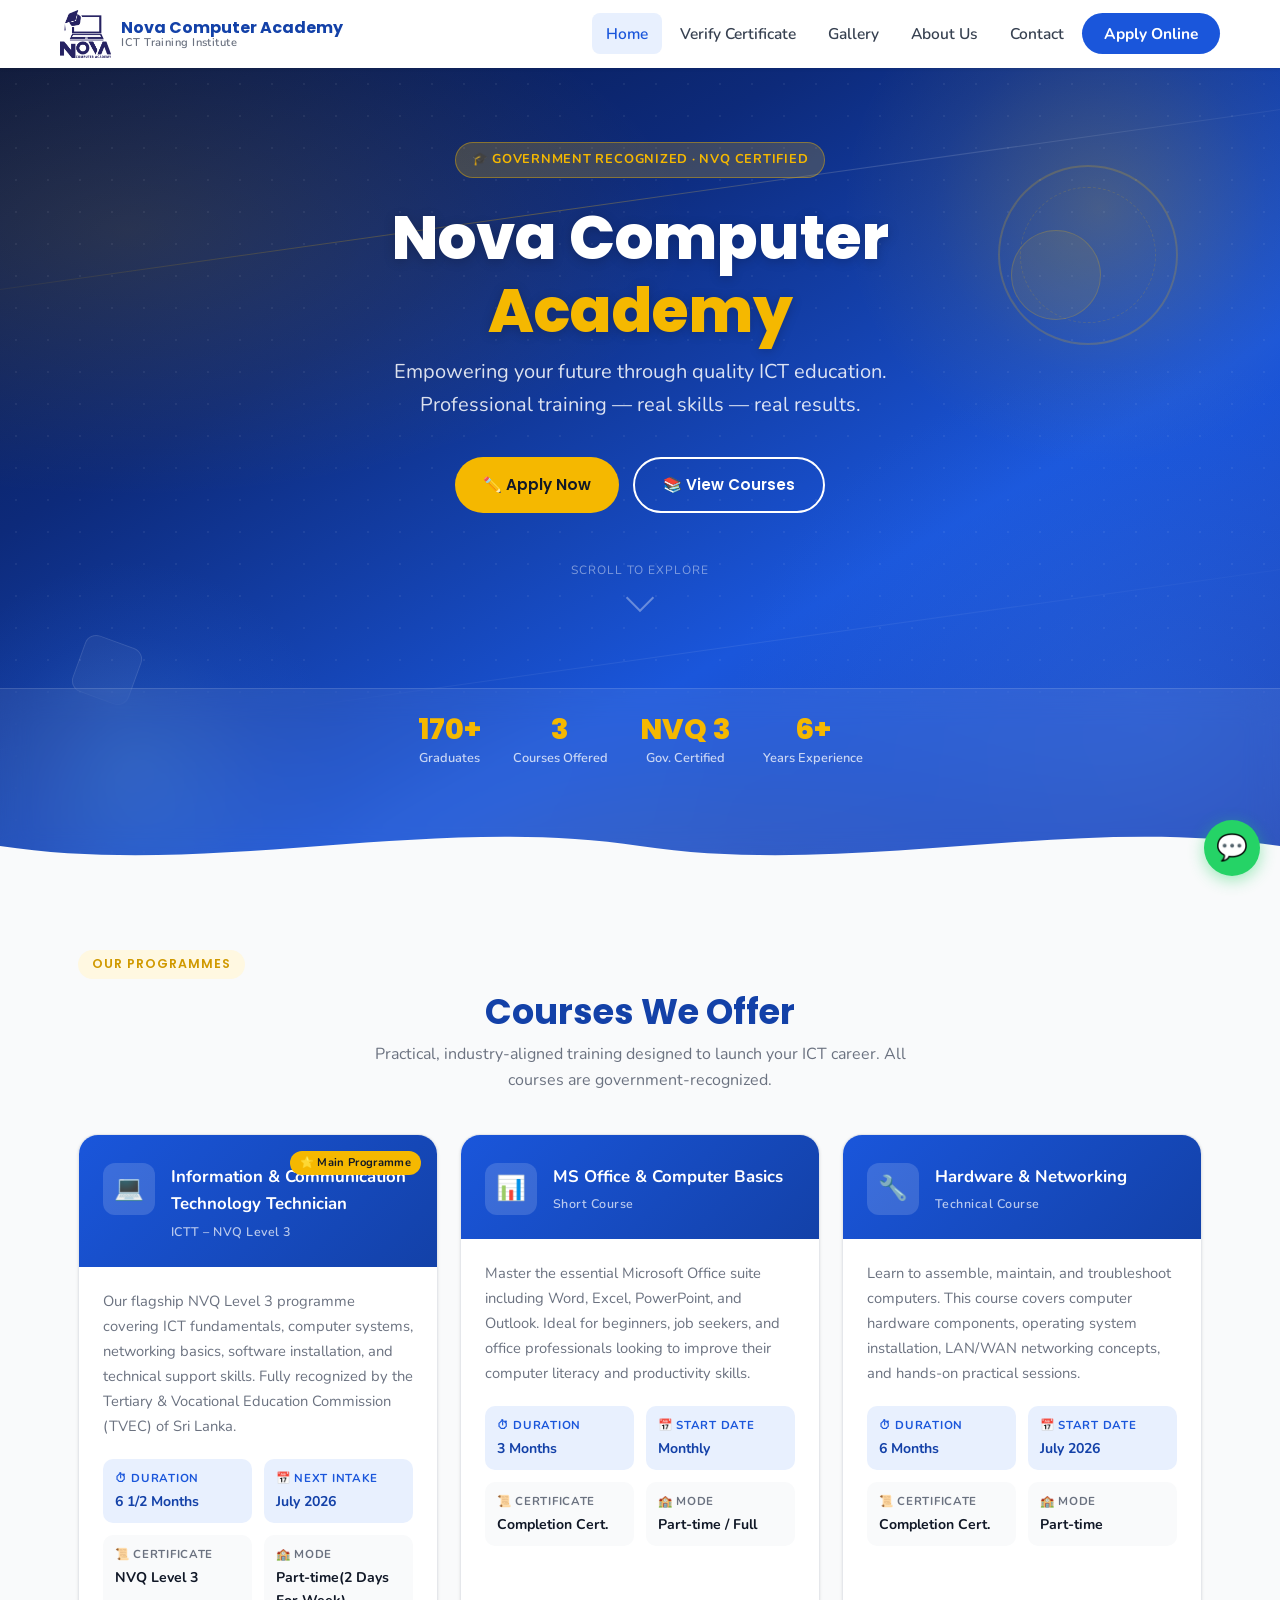
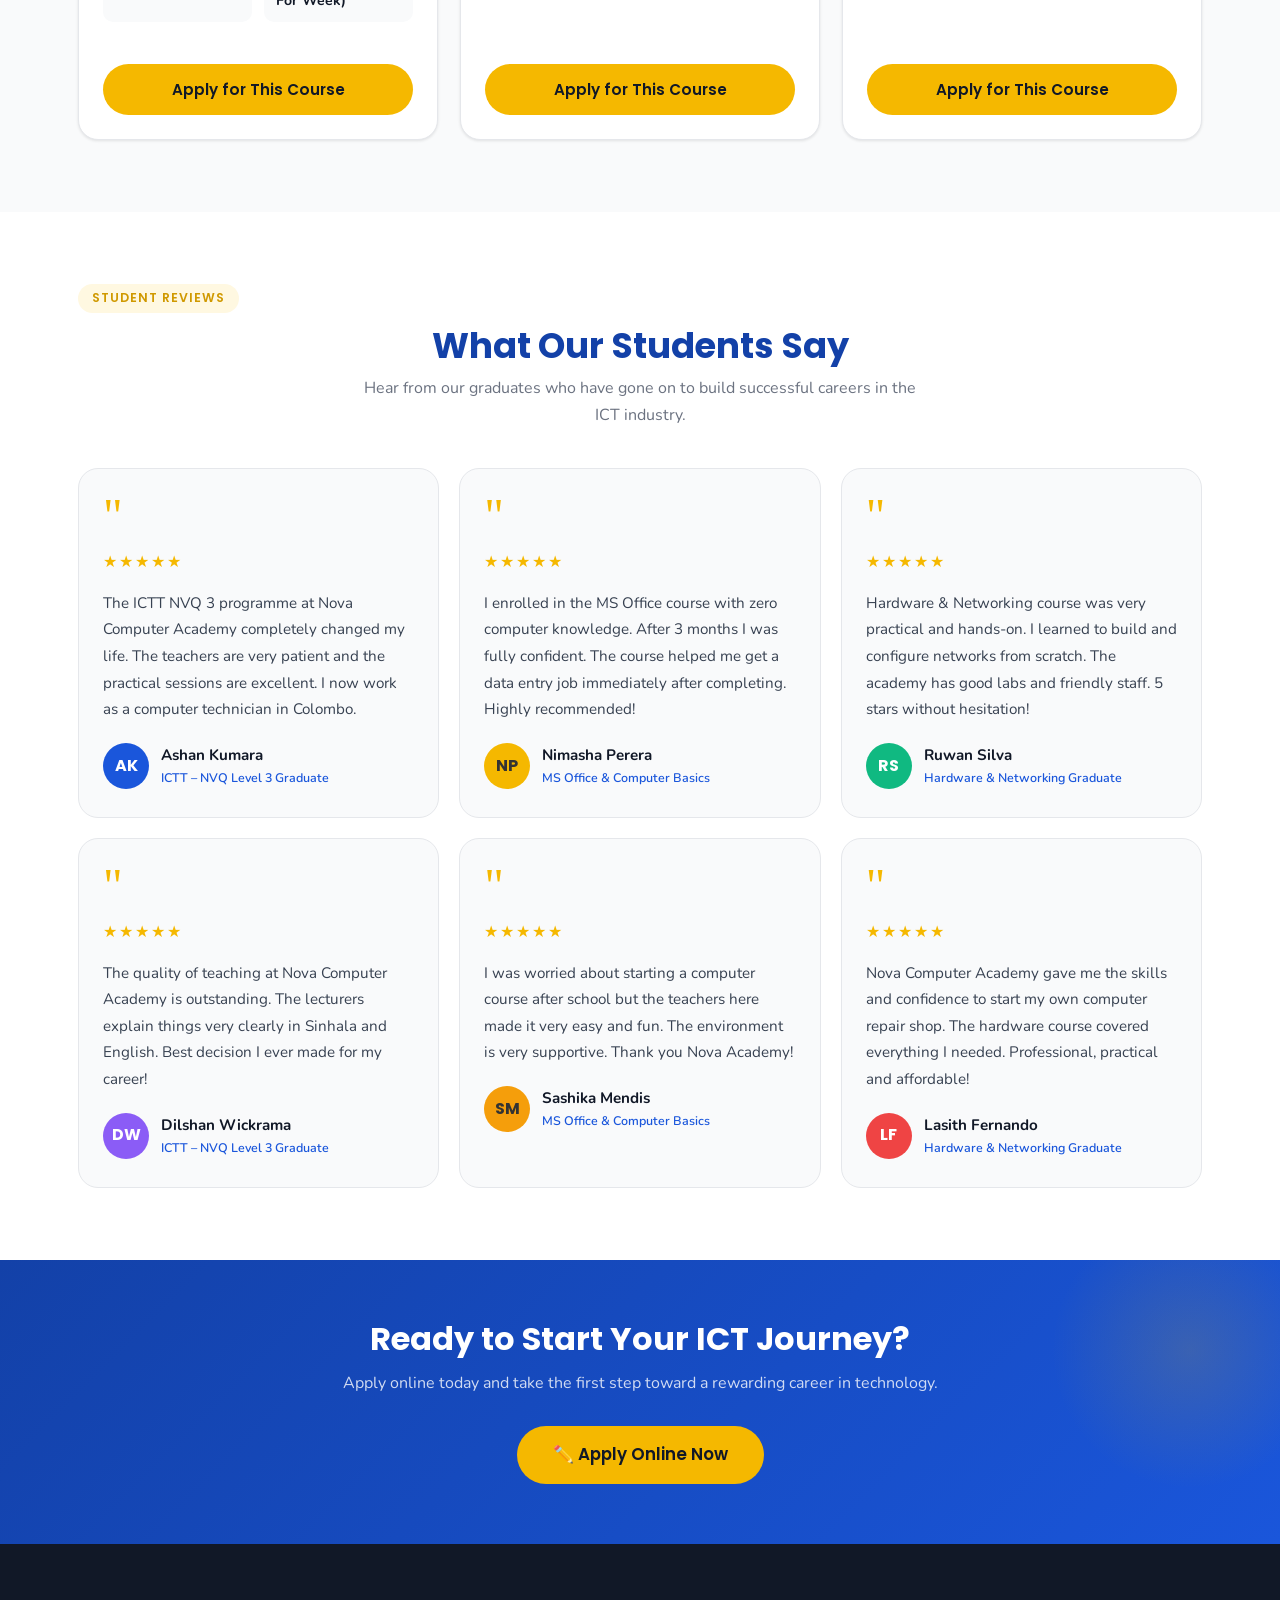
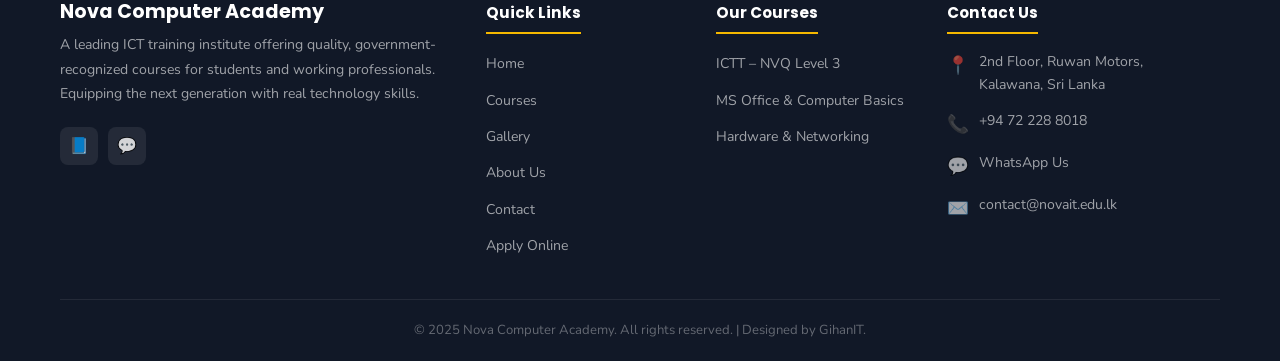
<file: index.html>
<!DOCTYPE html>
<html lang="en">
<head>
  <meta charset="UTF-8" />
  <meta name="viewport" content="width=device-width, initial-scale=1.0" />
  <meta name="description" content="Nova Computer Academy – ICT Training Institute in Sri Lanka. NVQ Level 3 ICTT, Hardware & Networking, MS Office courses." />
  <title>Nova Computer Academy | ICT Training Institute</title>
  <link rel="stylesheet" href="css/style.css" />
  <!-- ========== FAVICON — paste inside <head> of all pages ========== -->

<!-- Standard favicon -->
<link rel="icon" type="image/x-icon"        href="images/favicon.ico" />
<link rel="icon" type="image/png" sizes="16x16"  href="images/favicon-16x16.png" />
<link rel="icon" type="image/png" sizes="32x32"  href="images/favicon-32x32.png" />
<link rel="icon" type="image/png" sizes="48x48"  href="images/favicon-48x48.png" />

<!-- Apple devices (iPhone / iPad) -->
<link rel="apple-touch-icon" sizes="180x180" href="images/apple-touch-icon.png" />

<!-- Android / PWA -->
<link rel="icon" type="image/png" sizes="192x192" href="images/icon-192.png" />
<link rel="icon" type="image/png" sizes="512x512" href="images/icon-512.png" />

<!-- Browser tab color (matches your navy blue) -->
<meta name="theme-color" content="#1e2a6e" />

<!-- ================================================================ -->
</head>
<body>

  <!-- ==================== NAVBAR ==================== -->
  <nav class="navbar">
    <div class="nav-inner">
      <!-- LOGO -->
      <a href="index.html" class="nav-logo">
<img src="images/Nova_Logo.png" alt="Nova Computer Academy" style="height:48px; width:auto;" />
        <div class="nav-logo-text">
          <span>Nova Computer Academy</span>
          <span>ICT Training Institute</span>
        </div>
      </a>

      <!-- Hamburger -->
      <button class="nav-toggle" aria-label="Toggle navigation">
        <span></span>
        <span></span>
        <span></span>
      </button>

      <!-- Menu -->
      <ul class="nav-menu">
        <li><a href="index.html">Home</a></li>
        <li><a href="verify.html">Verify Certificate</a></li>
        <!--<li><a href="index.html#courses">Courses</a></li>-->
        <li><a href="gallery.html">Gallery</a></li>
        <li><a href="about.html">About Us</a></li>
        <li><a href="contact.html">Contact</a></li>
        <li><a href="apply.html" class="nav-apply">Apply Online</a></li>
      </ul>
    </div>
  </nav>

  <!-- ==================== HERO ==================== -->
  <section class="hero">
    <!-- Background layers -->
    <div class="hero-bg"></div>
    <div class="hero-overlay"></div>

    <!-- Decorative floating shapes -->
    <div class="hero-shape hero-shape-1"></div>
    <div class="hero-shape hero-shape-2"></div>
    <div class="hero-shape hero-shape-3"></div>

    <div style="width:100%; position:relative; z-index:2;">
      <div class="container">
        <div class="hero-content">
          <div class="hero-badge">🎓 Government Recognized · NVQ Certified</div>

          <h1 class="hero-title">
            Nova Computer<br><span>Academy</span>
          </h1>

          <p class="hero-tagline">
            Empowering your future through quality ICT education.<br>
            Professional training — real skills — real results.
          </p>

          <div class="hero-actions">
            <a href="apply.html" class="btn btn-primary">
              ✏️ Apply Now
            </a>
            <a href="#courses" class="btn btn-outline">
              📚 View Courses
            </a>
          </div>

          <!-- Scroll hint -->
          <div class="hero-scroll-hint">
            <span>Scroll to explore</span>
            <div class="hero-scroll-arrow"></div>
          </div>
        </div>
      </div>

      <!-- Stats Bar -->
      <div class="hero-stats">
        <div class="hero-stat">
          <span class="hero-stat-num">170+</span>
          <span class="hero-stat-label">Graduates</span>
        </div>
        <div class="hero-stat">
          <span class="hero-stat-num">3</span>
          <span class="hero-stat-label">Courses Offered</span>
        </div>
        <div class="hero-stat">
          <span class="hero-stat-num">NVQ 3</span>
          <span class="hero-stat-label">Gov. Certified</span>
        </div>
        <div class="hero-stat">
          <span class="hero-stat-num">6+</span>
          <span class="hero-stat-label">Years Experience</span>
        </div>
      </div>
    </div>

    <!-- Wave divider at bottom -->
    <div class="hero-wave">
      <svg viewBox="0 0 1440 64" preserveAspectRatio="none" xmlns="http://www.w3.org/2000/svg">
        <path d="M0,32 C240,64 480,0 720,32 C960,64 1200,0 1440,32 L1440,64 L0,64 Z" fill="#f9fafb"/>
      </svg>
    </div>
  </section>

  <!-- ==================== COURSES ==================== -->
  <section class="courses" id="courses">
    <div class="container">
      <div class="section-label">Our Programmes</div>
      <h2 class="section-title">Courses We Offer</h2>
      <p class="section-subtitle">
        Practical, industry-aligned training designed to launch your ICT career. All courses are government-recognized.
      </p>

      <div class="course-grid">

        <!-- Course 1: ICTT NVQ 3 (Main Programme) -->
        <div class="course-card fade-in">
          <div class="course-card-header">
            <div class="course-icon">💻</div>
            <div>
              <div class="course-card-title">Information & Communication Technology Technician</div>
              <div class="course-card-code">ICTT – NVQ Level 3</div>
            </div>
            <div class="course-badge">⭐ Main Programme</div>
          </div>
          <div class="course-card-body">
            <p class="course-description">
              Our flagship NVQ Level 3 programme covering ICT fundamentals, computer systems, networking basics, software installation, and technical support skills. Fully recognized by the Tertiary &amp; Vocational Education Commission (TVEC) of Sri Lanka.
            </p>
            <div class="course-meta">
              <div class="course-meta-item highlight">
                <span class="course-meta-label">⏱ Duration</span>
                <span class="course-meta-value">6 1/2 Months</span>
              </div>
              <div class="course-meta-item highlight">
                <span class="course-meta-label">📅 Next Intake</span>
                <span class="course-meta-value">July 2026</span>
                <!-- EDIT: Update with your actual next intake date -->
              </div>
              <div class="course-meta-item">
                <span class="course-meta-label">📜 Certificate</span>
                <span class="course-meta-value">NVQ Level 3</span>
              </div>
              <div class="course-meta-item">
                <span class="course-meta-label">🏫 Mode</span>
                <span class="course-meta-value">Part-time(2 Days For Week)</span>
              </div>
            </div>
          </div>
          <div class="course-card-footer">
            <a href="apply.html" class="btn btn-primary">Apply for This Course</a>
          </div>
        </div>

        <!-- Course 2: MS Office / Computer Basics -->
        <div class="course-card fade-in">
          <div class="course-card-header">
            <div class="course-icon">📊</div>
            <div>
              <div class="course-card-title">MS Office & Computer Basics</div>
              <div class="course-card-code">Short Course</div>
            </div>
          </div>
          <div class="course-card-body">
            <p class="course-description">
              Master the essential Microsoft Office suite including Word, Excel, PowerPoint, and Outlook. Ideal for beginners, job seekers, and office professionals looking to improve their computer literacy and productivity skills.
            </p>
            <div class="course-meta">
              <div class="course-meta-item highlight">
                <span class="course-meta-label">⏱ Duration</span>
                <span class="course-meta-value">3 Months</span>
              </div>
              <div class="course-meta-item highlight">
                <span class="course-meta-label">📅 Start Date</span>
                <span class="course-meta-value">Monthly</span>
                <!-- EDIT: Update with your actual start dates -->
              </div>
              <div class="course-meta-item">
                <span class="course-meta-label">📜 Certificate</span>
                <span class="course-meta-value">Completion Cert.</span>
              </div>
              <div class="course-meta-item">
                <span class="course-meta-label">🏫 Mode</span>
                <span class="course-meta-value">Part-time / Full</span>
              </div>
            </div>
          </div>
          <div class="course-card-footer">
            <a href="apply.html" class="btn btn-primary">Apply for This Course</a>
          </div>
        </div>

        <!-- Course 3: Hardware & Networking -->
        <div class="course-card fade-in">
          <div class="course-card-header">
            <div class="course-icon">🔧</div>
            <div>
              <div class="course-card-title">Hardware & Networking</div>
              <div class="course-card-code">Technical Course</div>
            </div>
          </div>
          <div class="course-card-body">
            <p class="course-description">
              Learn to assemble, maintain, and troubleshoot computers. This course covers computer hardware components, operating system installation, LAN/WAN networking concepts, and hands-on practical sessions.
            </p>
            <div class="course-meta">
              <div class="course-meta-item highlight">
                <span class="course-meta-label">⏱ Duration</span>
                <span class="course-meta-value">6 Months</span>
              </div>
              <div class="course-meta-item highlight">
                <span class="course-meta-label">📅 Start Date</span>
                <span class="course-meta-value">July 2026</span>
                <!-- EDIT: Update with your actual start date -->
              </div>
              <div class="course-meta-item">
                <span class="course-meta-label">📜 Certificate</span>
                <span class="course-meta-value">Completion Cert.</span>
              </div>
              <div class="course-meta-item">
                <span class="course-meta-label">🏫 Mode</span>
                <span class="course-meta-value">Part-time</span>
              </div>
            </div>
          </div>
          <div class="course-card-footer">
            <a href="apply.html" class="btn btn-primary">Apply for This Course</a>
          </div>
        </div>

      </div><!-- /.course-grid -->
    </div>
  </section>

  <!-- ==================== REVIEWS ==================== -->
  <section class="reviews" id="reviews">
    <div class="container">
      <div class="section-label">Student Reviews</div>
      <h2 class="section-title">What Our Students Say</h2>
      <p class="section-subtitle">
        Hear from our graduates who have gone on to build successful careers in the ICT industry.
      </p>

      <div class="reviews-grid">

        <div class="review-card fade-in">
          <div class="review-quote">"</div>
          <div class="review-stars">★★★★★</div>
          <p class="review-text">
            The ICTT NVQ 3 programme at Nova Computer Academy completely changed my life. The teachers are very patient and the practical sessions are excellent. I now work as a computer technician in Colombo.
          </p>
          <div class="review-author">
            <div class="review-avatar">AK</div>
            <div>
              <div class="review-name">Ashan Kumara</div>
              <div class="review-course">ICTT – NVQ Level 3 Graduate</div>
            </div>
          </div>
        </div>

        <div class="review-card fade-in">
          <div class="review-quote">"</div>
          <div class="review-stars">★★★★★</div>
          <p class="review-text">
            I enrolled in the MS Office course with zero computer knowledge. After 3 months I was fully confident. The course helped me get a data entry job immediately after completing. Highly recommended!
          </p>
          <div class="review-author">
            <div class="review-avatar" style="background:var(--yellow);color:#333;">NP</div>
            <div>
              <div class="review-name">Nimasha Perera</div>
              <div class="review-course">MS Office & Computer Basics</div>
            </div>
          </div>
        </div>

        <div class="review-card fade-in">
          <div class="review-quote">"</div>
          <div class="review-stars">★★★★★</div>
          <p class="review-text">
            Hardware & Networking course was very practical and hands-on. I learned to build and configure networks from scratch. The academy has good labs and friendly staff. 5 stars without hesitation!
          </p>
          <div class="review-author">
            <div class="review-avatar" style="background:#10b981;">RS</div>
            <div>
              <div class="review-name">Ruwan Silva</div>
              <div class="review-course">Hardware & Networking Graduate</div>
            </div>
          </div>
        </div>

        <div class="review-card fade-in">
          <div class="review-quote">"</div>
          <div class="review-stars">★★★★★</div>
          <p class="review-text">
            The quality of teaching at Nova Computer Academy is outstanding. The lecturers explain things very clearly in Sinhala and English. Best decision I ever made for my career!
          </p>
          <div class="review-author">
            <div class="review-avatar" style="background:#8b5cf6;">DW</div>
            <div>
              <div class="review-name">Dilshan Wickrama</div>
              <div class="review-course">ICTT – NVQ Level 3 Graduate</div>
            </div>
          </div>
        </div>

        <div class="review-card fade-in">
          <div class="review-quote">"</div>
          <div class="review-stars">★★★★★</div>
          <p class="review-text">
            I was worried about starting a computer course after school but the teachers here made it very easy and fun. The environment is very supportive. Thank you Nova Academy!
          </p>
          <div class="review-author">
            <div class="review-avatar" style="background:#f59e0b;color:#333;">SM</div>
            <div>
              <div class="review-name">Sashika Mendis</div>
              <div class="review-course">MS Office & Computer Basics</div>
            </div>
          </div>
        </div>

        <div class="review-card fade-in">
          <div class="review-quote">"</div>
          <div class="review-stars">★★★★★</div>
          <p class="review-text">
            Nova Computer Academy gave me the skills and confidence to start my own computer repair shop. The hardware course covered everything I needed. Professional, practical and affordable!
          </p>
          <div class="review-author">
            <div class="review-avatar" style="background:#ef4444;">LF</div>
            <div>
              <div class="review-name">Lasith Fernando</div>
              <div class="review-course">Hardware & Networking Graduate</div>
            </div>
          </div>
        </div>

      </div><!-- /.reviews-grid -->
    </div>
  </section>

  <!-- ==================== CTA BANNER ==================== -->
  <section class="cta-banner">
    <div class="container">
      <h2>Ready to Start Your ICT Journey?</h2>
      <p>Apply online today and take the first step toward a rewarding career in technology.</p>
      <a href="apply.html" class="btn btn-primary" style="font-size:1.05rem; padding: 15px 36px;">
        ✏️ Apply Online Now
      </a>
    </div>
  </section>

  <!-- ==================== FOOTER ==================== -->
  <footer class="footer">
    <div class="footer-grid">

      <!-- Brand -->
      <div class="footer-brand">
        <h3>Nova Computer Academy</h3>
        <p>
          A leading ICT training institute offering quality, government-recognized courses for students and working professionals.
          Equipping the next generation with real technology skills.
        </p>
        <!-- EDIT: Add your actual social media links below -->
        <div class="footer-social">
          <a href="https://web.facebook.com/profile.php?id=100064031377372" title="Facebook">📘</a>
          <a href="https://wa.me/94722288018" title="WhatsApp">💬</a>
        </div>
      </div>

      <!-- Quick Links -->
      <div class="footer-col">
        <h4>Quick Links</h4>
        <ul>
          <li><a href="index.html">Home</a></li>
          <li><a href="index.html#courses">Courses</a></li>
          <li><a href="gallery.html">Gallery</a></li>
          <li><a href="about.html">About Us</a></li>
          <li><a href="contact.html">Contact</a></li>
          <li><a href="apply.html">Apply Online</a></li>
        </ul>
      </div>

      <!-- Courses -->
      <div class="footer-col">
        <h4>Our Courses</h4>
        <ul>
          <li><a href="index.html#courses">ICTT – NVQ Level 3</a></li>
          <li><a href="index.html#courses">MS Office & Computer Basics</a></li>
          <li><a href="index.html#courses">Hardware & Networking</a></li>
        </ul>
      </div>

      <!-- Contact -->
      <div class="footer-col">
        <h4>Contact Us</h4>
        <!-- EDIT: Replace all contact details below with your real info -->
        <div class="footer-contact-item">
          <span>📍</span>
          <span>2nd Floor, Ruwan Motors,<br>Kalawana, Sri Lanka <!-- EDIT ADDRESS --></span>
        </div>
        <div class="footer-contact-item">
          <span>📞</span>
          <a href="tel:+94722288018">+94 72 228 8018</a> <!-- EDIT PHONE -->
        </div>
        <div class="footer-contact-item">
          <span>💬</span>
          <a href="https://wa.me/94722288018" target="_blank">WhatsApp Us</a> <!-- EDIT WA NUMBER -->
        </div>
        <div class="footer-contact-item">
          <span>✉️</span>
          <a href="mailto:contact@novait.edu.lk">contact@novait.edu.lk</a>
        </div>
      </div>

    </div>

    <div class="footer-bottom">
      <p>© 2025 Nova Computer Academy. All rights reserved. | Designed by GihanIT.</p>
    </div>
  </footer>

  <!-- ==================== FLOATING BUTTONS ==================== -->
  <!-- EDIT: Replace 94XXXXXXXXX with your WhatsApp number (no +, no spaces) -->
  <a href="https://wa.me/94722288018?text=Hello%2C%20I%20want%20to%20enquire%20about%20your%20courses." 
     class="whatsapp-float" target="_blank" title="Chat on WhatsApp">💬</a>

  <button class="back-to-top" title="Back to top">▲</button>

  <script src="js/main.js"></script>
</body>
</html>
</file>
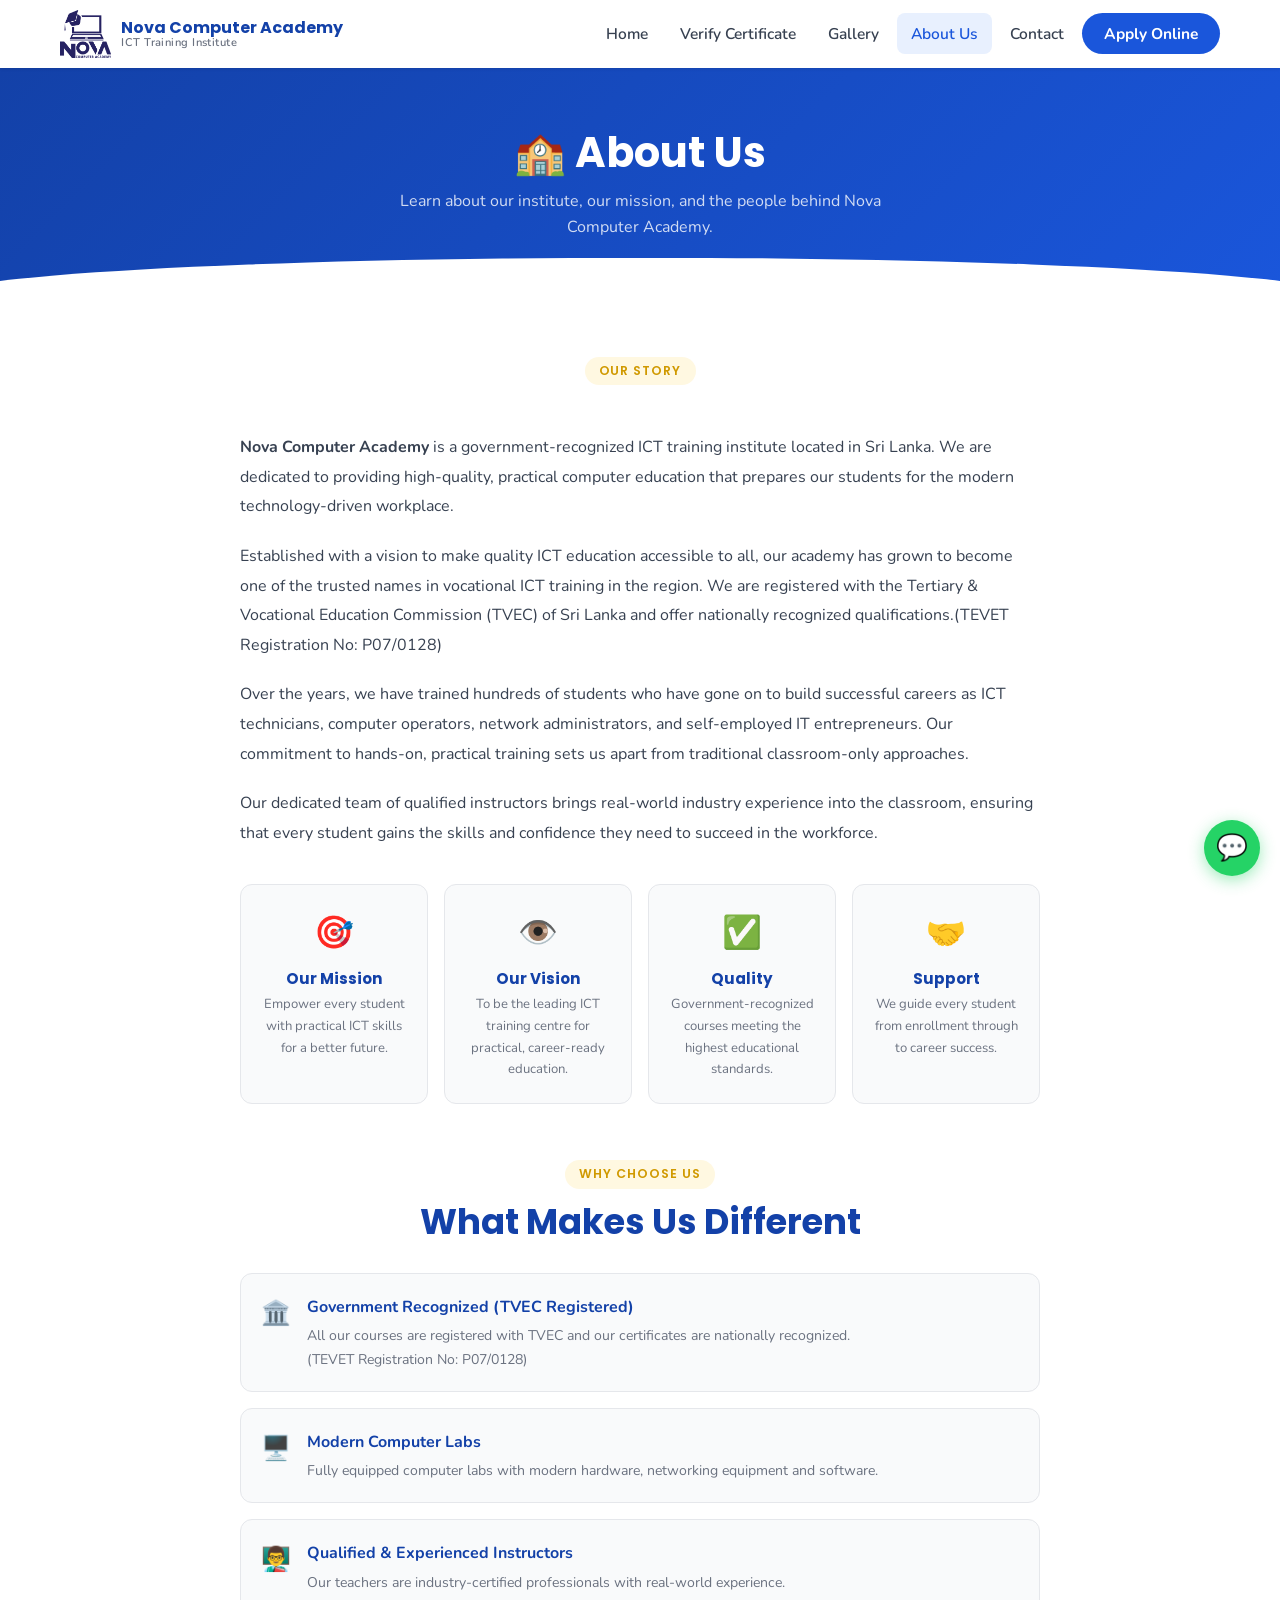
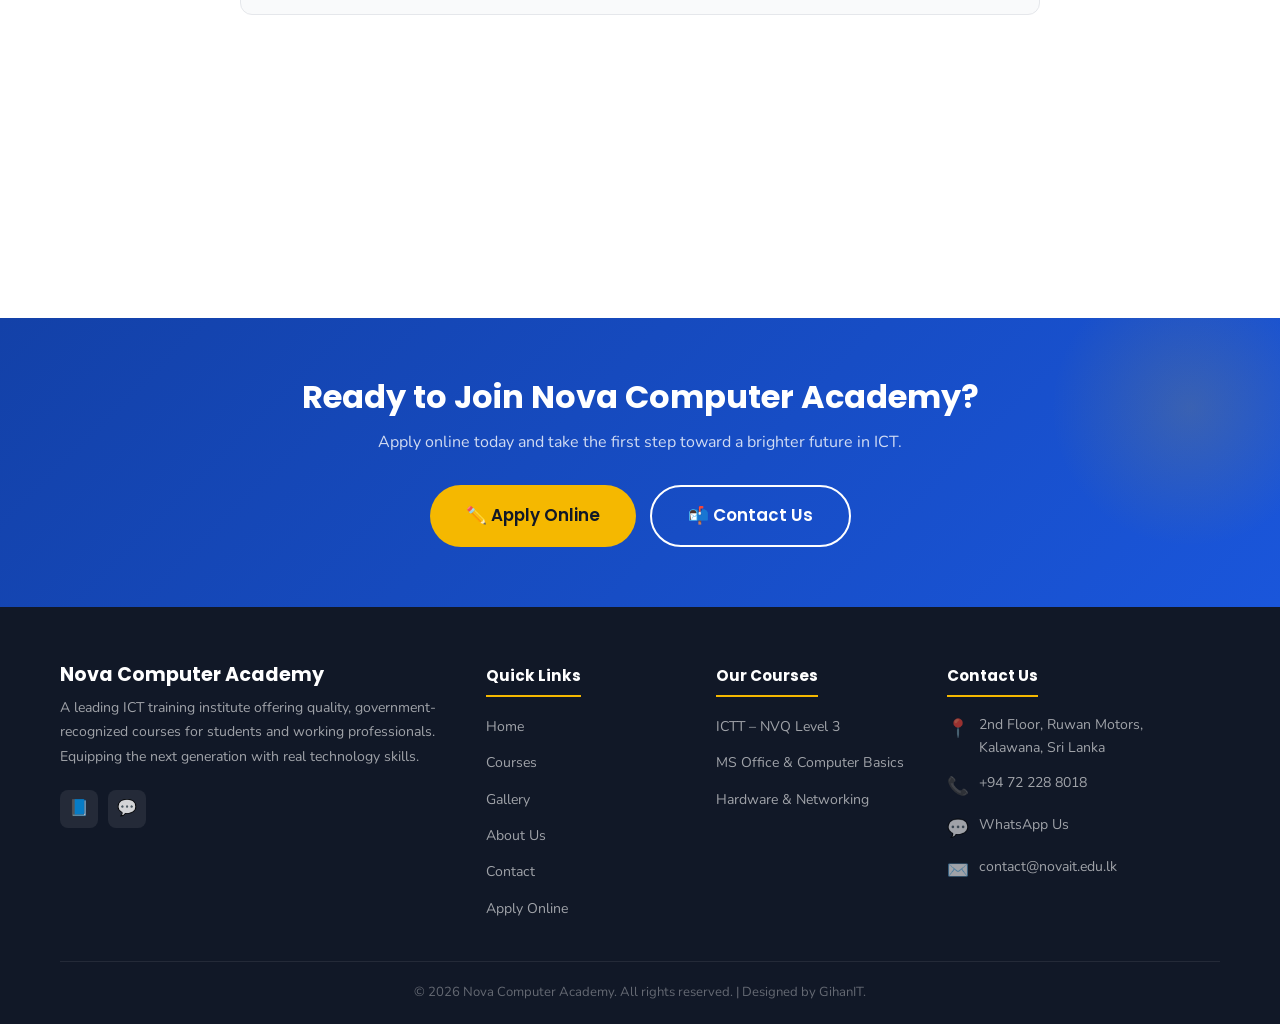
<file: about.html>
<!DOCTYPE html>
<html lang="en">
<head>
  <meta charset="UTF-8" />
  <meta name="viewport" content="width=device-width, initial-scale=1.0" />
  <meta name="description" content="About Nova Computer Academy – ICT Training Institute in Sri Lanka." />
  <title>About Us | Nova Computer Academy</title>
  <link rel="stylesheet" href="css/style.css" />
  <!-- ========== FAVICON — paste inside <head> of all pages ========== -->

<!-- Standard favicon -->
<link rel="icon" type="image/x-icon"        href="images/favicon.ico" />
<link rel="icon" type="image/png" sizes="16x16"  href="images/favicon-16x16.png" />
<link rel="icon" type="image/png" sizes="32x32"  href="images/favicon-32x32.png" />
<link rel="icon" type="image/png" sizes="48x48"  href="images/favicon-48x48.png" />

<!-- Apple devices (iPhone / iPad) -->
<link rel="apple-touch-icon" sizes="180x180" href="images/apple-touch-icon.png" />

<!-- Android / PWA -->
<link rel="icon" type="image/png" sizes="192x192" href="images/icon-192.png" />
<link rel="icon" type="image/png" sizes="512x512" href="images/icon-512.png" />

<!-- Browser tab color (matches your navy blue) -->
<meta name="theme-color" content="#1e2a6e" />

<!-- ================================================================ -->
</head>
<body>

  <!-- ==================== NAVBAR ==================== -->
  <nav class="navbar">
    <div class="nav-inner">
      <a href="index.html" class="nav-logo">
        <img src="images/Nova_Logo.png" alt="Nova Computer Academy" style="height:48px; width:auto;" />
        <div class="nav-logo-text">
          <span>Nova Computer Academy</span>
          <span>ICT Training Institute</span>
        </div>
      </a>
      <button class="nav-toggle" aria-label="Toggle navigation">
        <span></span><span></span><span></span>
      </button>
      <ul class="nav-menu">
        <li><a href="index.html">Home</a></li>
        <li><a href="verify.html">Verify Certificate</a></li>
        <!--<li><a href="index.html#courses">Courses</a></li>-->
        <li><a href="gallery.html">Gallery</a></li>
        <li><a href="about.html" class="active">About Us</a></li>
        <li><a href="contact.html">Contact</a></li>
        <li><a href="apply.html" class="nav-apply">Apply Online</a></li>
      </ul>
    </div>
  </nav>

  <!-- ==================== PAGE HERO ==================== -->
  <section class="page-hero">
    <h1>🏫 About Us</h1>
    <p>Learn about our institute, our mission, and the people behind Nova Computer Academy.</p>
  </section>

  <!-- ==================== ABOUT ==================== -->
  <section class="about-section">
    <div class="container">
      <div class="about-content">

        <!-- SECTION LABEL -->
        <div style="text-align:center; margin-bottom:36px;">
          <div class="section-label">Our Story</div>
        </div>

        <!--
          EDIT THIS SECTION:
          Replace all the placeholder text below with your own content.
          Each <p> tag is one paragraph. Add or remove paragraphs as needed.
        -->
        <div class="about-text fade-in">

          <p>
            <strong>Nova Computer Academy</strong> is a government-recognized ICT training institute
            located in Sri Lanka. We are dedicated to providing high-quality, practical computer
            education that prepares our students for the modern technology-driven workplace.
            <!-- EDIT: Replace with your actual institute history -->
          </p>

          <p>
            Established with a vision to make quality ICT education accessible to all, our academy
            has grown to become one of the trusted names in vocational ICT training in the region.
            We are registered with the Tertiary &amp; Vocational Education Commission (TVEC) of
            Sri Lanka and offer nationally recognized qualifications.(TEVET Registration No: P07/0128) <!-- EDIT: Replace with your actual TVEC registration number -->
            <!-- EDIT: Replace with your registration details -->
          </p>

          <p>
            Over the years, we have trained hundreds of students who have gone on to build
            successful careers as ICT technicians, computer operators, network administrators,
            and self-employed IT entrepreneurs. Our commitment to hands-on, practical training
            sets us apart from traditional classroom-only approaches.
            <!-- EDIT: Update with your actual graduate numbers -->
          </p>

          <p>
            Our dedicated team of qualified instructors brings real-world industry experience
            into the classroom, ensuring that every student gains the skills and confidence
            they need to succeed in the workforce.
            <!-- EDIT: Add details about your actual teaching team -->
          </p>

        </div>

        <!-- Values Grid -->
        <div class="about-values">
          <div class="about-value-card fade-in">
            <div class="about-value-icon">🎯</div>
            <h4>Our Mission</h4>
            <p>Empower every student with practical ICT skills for a better future.</p>
            <!-- EDIT: Replace with your real mission -->
          </div>
          <div class="about-value-card fade-in">
            <div class="about-value-icon">👁️</div>
            <h4>Our Vision</h4>
            <p>To be the leading ICT training centre for practical, career-ready education.</p>
            <!-- EDIT: Replace with your real vision -->
          </div>
          <div class="about-value-card fade-in">
            <div class="about-value-icon">✅</div>
            <h4>Quality</h4>
            <p>Government-recognized courses meeting the highest educational standards.</p>
          </div>
          <div class="about-value-card fade-in">
            <div class="about-value-icon">🤝</div>
            <h4>Support</h4>
            <p>We guide every student from enrollment through to career success.</p>
          </div>
        </div>

        <!-- Why Choose Us -->
        <div style="margin-top:56px;">
          <div style="text-align:center; margin-bottom:30px;">
            <div class="section-label">Why Choose Us</div>
            <h2 class="section-title">What Makes Us Different</h2>
          </div>

          <div style="display:grid; grid-template-columns:1fr; gap:16px;">
            <!-- EDIT: Replace or add more points as needed -->
            <div style="display:flex; gap:16px; align-items:flex-start; padding:20px; background:var(--gray-50); border-radius:12px; border:1px solid var(--gray-200);" class="fade-in">
              <span style="font-size:1.5rem; flex-shrink:0;">🏛️</span>
              <div>
                <strong style="color:var(--blue-dark);">Government Recognized (TVEC Registered)</strong>
                <p style="font-size:0.88rem; color:var(--gray-500); margin-top:4px;">
                  All our courses are registered with TVEC and our certificates are nationally recognized.<br>(TEVET Registration No: P07/0128)
                </p>
              </div>
            </div>
            <div style="display:flex; gap:16px; align-items:flex-start; padding:20px; background:var(--gray-50); border-radius:12px; border:1px solid var(--gray-200);" class="fade-in">
              <span style="font-size:1.5rem; flex-shrink:0;">🖥️</span>
              <div>
                <strong style="color:var(--blue-dark);">Modern Computer Labs</strong>
                <p style="font-size:0.88rem; color:var(--gray-500); margin-top:4px;">
                  Fully equipped computer labs with modern hardware, networking equipment and software.
                </p>
              </div>
            </div>
            <div style="display:flex; gap:16px; align-items:flex-start; padding:20px; background:var(--gray-50); border-radius:12px; border:1px solid var(--gray-200);" class="fade-in">
              <span style="font-size:1.5rem; flex-shrink:0;">👨‍🏫</span>
              <div>
                <strong style="color:var(--blue-dark);">Qualified & Experienced Instructors</strong>
                <p style="font-size:0.88rem; color:var(--gray-500); margin-top:4px;">
                  Our teachers are industry-certified professionals with real-world experience.
                </p>
              </div>
            </div>
            <div style="display:flex; gap:16px; align-items:flex-start; padding:20px; background:var(--gray-50); border-radius:12px; border:1px solid var(--gray-200);" class="fade-in">
              <span style="font-size:1.5rem; flex-shrink:0;">💰</span>
              <div>
                <strong style="color:var(--blue-dark);">Affordable Fees</strong>
                <p style="font-size:0.88rem; color:var(--gray-500); margin-top:4px;">
                  We believe quality education should be accessible. We offer competitive, affordable course fees.
                  <!-- EDIT: Add your actual fee details here or link to a fees page -->
                </p>
              </div>
            </div>
            <div style="display:flex; gap:16px; align-items:flex-start; padding:20px; background:var(--gray-50); border-radius:12px; border:1px solid var(--gray-200);" class="fade-in">
              <span style="font-size:1.5rem; flex-shrink:0;">📜</span>
              <div>
                <strong style="color:var(--blue-dark);">NVQ Certification</strong>
                <p style="font-size:0.88rem; color:var(--gray-500); margin-top:4px;">
                  Our ICTT programme leads to a nationally recognized NVQ Level 3 qualification.
                </p>
              </div>
            </div>
          </div>
        </div>

      </div>
    </div>
  </section>

  <!-- ==================== CTA ==================== -->
  <section class="cta-banner">
    <div class="container">
      <h2>Ready to Join Nova Computer Academy?</h2>
      <p>Apply online today and take the first step toward a brighter future in ICT.</p>
      <div style="display:flex; gap:14px; justify-content:center; flex-wrap:wrap;">
        <a href="apply.html" class="btn btn-primary" style="font-size:1.05rem; padding:15px 36px;">
          ✏️ Apply Online
        </a>
        <a href="contact.html" class="btn btn-outline" style="font-size:1.05rem; padding:15px 36px;">
          📬 Contact Us
        </a>
      </div>
    </div>
  </section>

  <!-- ==================== FOOTER ==================== -->
  <footer class="footer">
    <div class="footer-grid">

      <!-- Brand -->
      <div class="footer-brand">
        <h3>Nova Computer Academy</h3>
        <p>
          A leading ICT training institute offering quality, government-recognized courses for students and working professionals.
          Equipping the next generation with real technology skills.
        </p>
        <!-- EDIT: Add your actual social media links below -->
        <div class="footer-social">
          <a href="https://web.facebook.com/profile.php?id=100064031377372" title="Facebook">📘</a>
          <a href="https://wa.me/94722288018" title="WhatsApp">💬</a>
        </div>
      </div>

      <!-- Quick Links -->
      <div class="footer-col">
        <h4>Quick Links</h4>
        <ul>
          <li><a href="index.html">Home</a></li>
          <li><a href="index.html#courses">Courses</a></li>
          <li><a href="gallery.html">Gallery</a></li>
          <li><a href="about.html">About Us</a></li>
          <li><a href="contact.html">Contact</a></li>
          <li><a href="apply.html">Apply Online</a></li>
        </ul>
      </div>

      <!-- Courses -->
      <div class="footer-col">
        <h4>Our Courses</h4>
        <ul>
          <li><a href="index.html#courses">ICTT – NVQ Level 3</a></li>
          <li><a href="index.html#courses">MS Office & Computer Basics</a></li>
          <li><a href="index.html#courses">Hardware & Networking</a></li>
        </ul>
      </div>

      <!-- Contact -->
      <div class="footer-col">
        <h4>Contact Us</h4>
        <!-- EDIT: Replace all contact details below with your real info -->
        <div class="footer-contact-item">
          <span>📍</span>
          <span>2nd Floor, Ruwan Motors,<br>Kalawana, Sri Lanka <!-- EDIT ADDRESS --></span>
        </div>
        <div class="footer-contact-item">
          <span>📞</span>
          <a href="tel:+94722288018">+94 72 228 8018</a> <!-- EDIT PHONE -->
        </div>
        <div class="footer-contact-item">
          <span>💬</span>
          <a href="https://wa.me/94722288018" target="_blank">WhatsApp Us</a> <!-- EDIT WA NUMBER -->
        </div>
        <div class="footer-contact-item">
          <span>✉️</span>
          <a href="mailto:contact@novait.edu.lk">contact@novait.edu.lk</a>
        </div>
      </div>

    </div>

    <div class="footer-bottom">
      <p>© 2026 Nova Computer Academy. All rights reserved. | Designed by GihanIT.</p>
    </div>
  </footer>

  <a href="https://wa.me/94722288018?text=Hello%2C%20I%20want%20to%20enquire%20about%20your%20courses." 
     class="whatsapp-float" target="_blank" title="Chat on WhatsApp">💬</a>
  <button class="back-to-top" title="Back to top">▲</button>

  <script src="js/main.js"></script>
</body>
</html>
</file>
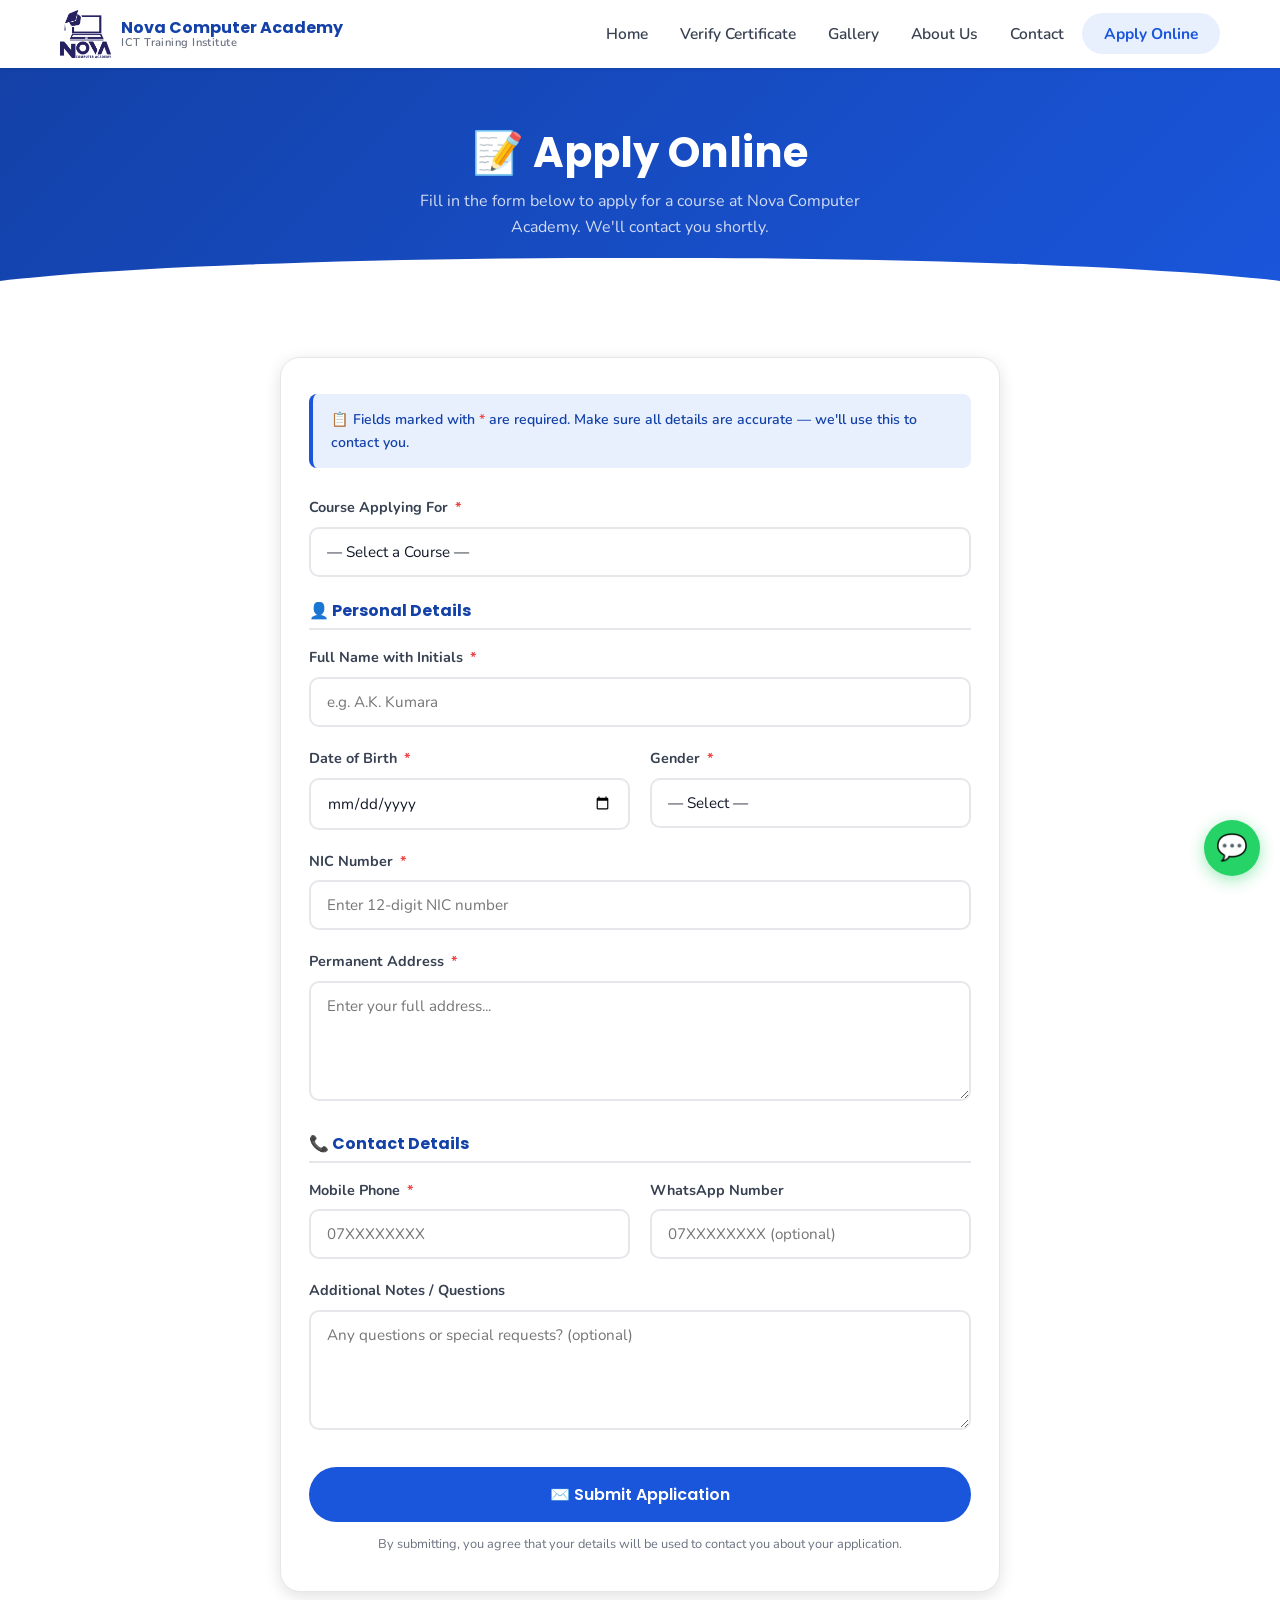
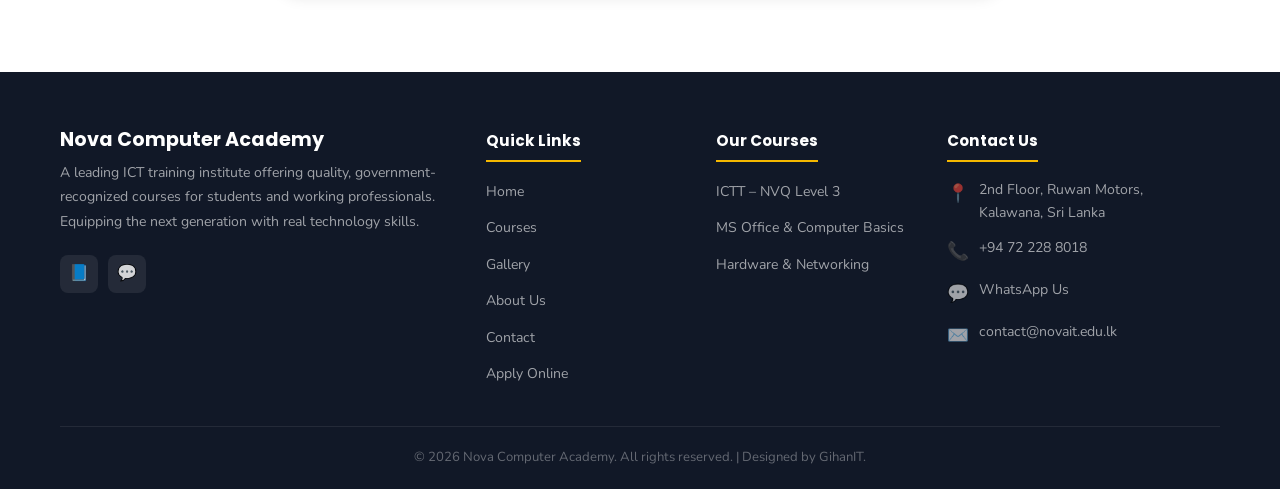
<file: apply.html>
<!DOCTYPE html>
<html lang="en">
<head>
  <meta charset="UTF-8" />
  <meta name="viewport" content="width=device-width, initial-scale=1.0" />
  <meta name="description" content="Apply online to Nova Computer Academy – ICT Training Institute in Sri Lanka." />
  <title>Apply Online | Nova Computer Academy</title>
  <link rel="stylesheet" href="css/style.css" />
  <!-- ========== FAVICON — paste inside <head> of all pages ========== -->

<!-- Standard favicon -->
<link rel="icon" type="image/x-icon"        href="images/favicon.ico" />
<link rel="icon" type="image/png" sizes="16x16"  href="images/favicon-16x16.png" />
<link rel="icon" type="image/png" sizes="32x32"  href="images/favicon-32x32.png" />
<link rel="icon" type="image/png" sizes="48x48"  href="images/favicon-48x48.png" />

<!-- Apple devices (iPhone / iPad) -->
<link rel="apple-touch-icon" sizes="180x180" href="images/apple-touch-icon.png" />

<!-- Android / PWA -->
<link rel="icon" type="image/png" sizes="192x192" href="images/icon-192.png" />
<link rel="icon" type="image/png" sizes="512x512" href="images/icon-512.png" />

<!-- Browser tab color (matches your navy blue) -->
<meta name="theme-color" content="#1e2a6e" />

<!-- ================================================================ -->
</head>
<body>

  <!-- ==================== NAVBAR ==================== -->
  <nav class="navbar">
    <div class="nav-inner">
      <a href="index.html" class="nav-logo">
<img src="images/Nova_Logo.png" alt="Nova Computer Academy" style="height:48px; width:auto;" />
        <div class="nav-logo-text">
          <span>Nova Computer Academy</span>
          <span>ICT Training Institute</span>
        </div>
      </a>
      <button class="nav-toggle" aria-label="Toggle navigation">
        <span></span><span></span><span></span>
      </button>
      <ul class="nav-menu">
        <li><a href="index.html">Home</a></li>
        <li><a href="verify.html">Verify Certificate</a></li>
        <!--<li><a href="index.html#courses">Courses</a></li>-->
        <li><a href="gallery.html">Gallery</a></li>
        <li><a href="about.html">About Us</a></li>
        <li><a href="contact.html">Contact</a></li>
        <li><a href="apply.html" class="nav-apply active">Apply Online</a></li>
      </ul>
    </div>
  </nav>

  <!-- ==================== PAGE HERO ==================== -->
  <section class="page-hero">
    <h1>📝 Apply Online</h1>
    <p>Fill in the form below to apply for a course at Nova Computer Academy. We'll contact you shortly.</p>
  </section>

  <!-- ==================== APPLICATION FORM ==================== -->
  <section class="form-section">
    <div class="container">

      <div class="form-card">

        <div class="form-notice">
          📋 Fields marked with <span style="color:#ef4444;">*</span> are required. 
          Make sure all details are accurate — we'll use this to contact you.
        </div>

        <!-- Alert box (shown after submission) -->
        <div id="applyAlert" class="alert" role="alert"></div>

        <form id="applyForm" novalidate>
          <!-- Hidden field for PHP to know this is the apply form -->
          <input type="hidden" name="form_type" value="application" />

          <!-- COURSE SELECTION -->
          <div class="form-group">
            <label for="course">Course Applying For <span class="required">*</span></label>
            <select id="course" name="course" required>
              <option value="">— Select a Course —</option>
              <option value="ICTT – NVQ Level 3">ICTT – NVQ Level 3 (Main Programme)</option>
              <option value="MS Office & Computer Basics">MS Office &amp; Computer Basics</option>
              <option value="Hardware & Networking">Hardware &amp; Networking</option>
            </select>
            <span class="error-msg"></span>
          </div>

          <!-- PERSONAL DETAILS -->
          <h3 style="font-size:1rem; color:var(--blue-dark); margin: 24px 0 16px; padding-bottom:8px; border-bottom:2px solid var(--gray-200);">
            👤 Personal Details
          </h3>

          <div class="form-group">
            <label for="fullname">Full Name with Initials <span class="required">*</span></label>
            <input
              type="text"
              id="fullname"
              name="fullname"
              placeholder="e.g. A.K. Kumara"
              required
              autocomplete="name"
            />
            <span class="error-msg"></span>
          </div>

          <div class="form-row">
            <div class="form-group">
              <label for="dob">Date of Birth <span class="required">*</span></label>
              <input type="date" id="dob" name="dob" required />
              <span class="error-msg"></span>
            </div>
            <div class="form-group">
              <label for="gender">Gender <span class="required">*</span></label>
              <select id="gender" name="gender" required>
                <option value="">— Select —</option>
                <option value="Male">Male</option>
                <option value="Female">Female</option>
                <option value="Prefer not to say">Prefer not to say</option>
              </select>
              <span class="error-msg"></span>
            </div>
          </div>

          <div class="form-group">
            <label for="nic">NIC Number <span class="required">*</span></label>
            <input
              type="text"
              id="nic"
              name="nic"
              placeholder="Enter 12-digit NIC number"
              maxlength="12"
              inputmode="numeric"
              required
            />
            <span class="error-msg"></span>
          </div>

          <div class="form-group">
            <label for="address">Permanent Address <span class="required">*</span></label>
            <textarea
              id="address"
              name="address"
              placeholder="Enter your full address..."
              rows="3"
              required
            ></textarea>
            <span class="error-msg"></span>
          </div>

          <!-- CONTACT DETAILS -->
          <h3 style="font-size:1rem; color:var(--blue-dark); margin: 24px 0 16px; padding-bottom:8px; border-bottom:2px solid var(--gray-200);">
            📞 Contact Details
          </h3>

          <div class="form-row">
            <div class="form-group">
              <label for="mobile">Mobile Phone <span class="required">*</span></label>
              <input
                type="tel"
                id="mobile"
                name="mobile"
                placeholder="07XXXXXXXX"
                maxlength="10"
                inputmode="numeric"
                required
              />
              <span class="error-msg"></span>
            </div>
            <div class="form-group">
              <label for="whatsapp">WhatsApp Number</label>
              <input
                type="tel"
                id="whatsapp"
                name="whatsapp"
                placeholder="07XXXXXXXX (optional)"
                maxlength="10"
                inputmode="numeric"
              />
              <span class="error-msg"></span>
            </div>
          </div>

          <!-- EXTRA -->
          <div class="form-group">
            <label for="notes">Additional Notes / Questions</label>
            <textarea
              id="notes"
              name="notes"
              placeholder="Any questions or special requests? (optional)"
              rows="3"
            ></textarea>
          </div>

          <!-- SUBMIT -->
          <div class="form-submit">
            <button type="submit" class="btn btn-blue">
              ✉️ Submit Application
            </button>
            <p style="font-size:0.8rem; color:var(--gray-500); margin-top:12px;">
              By submitting, you agree that your details will be used to contact you about your application.
            </p>
          </div>

        </form>
      </div><!-- /.form-card -->

    </div>
  </section>

  <!-- ==================== FOOTER ==================== -->
  <footer class="footer">
    <div class="footer-grid">

      <!-- Brand -->
      <div class="footer-brand">
        <h3>Nova Computer Academy</h3>
        <p>
          A leading ICT training institute offering quality, government-recognized courses for students and working professionals.
          Equipping the next generation with real technology skills.
        </p>
        <!-- EDIT: Add your actual social media links below -->
        <div class="footer-social">
          <a href="https://web.facebook.com/profile.php?id=100064031377372" title="Facebook">📘</a>
          <a href="https://wa.me/94722288018" title="WhatsApp">💬</a>
        </div>
      </div>

      <!-- Quick Links -->
      <div class="footer-col">
        <h4>Quick Links</h4>
        <ul>
          <li><a href="index.html">Home</a></li>
          <li><a href="index.html#courses">Courses</a></li>
          <li><a href="gallery.html">Gallery</a></li>
          <li><a href="about.html">About Us</a></li>
          <li><a href="contact.html">Contact</a></li>
          <li><a href="apply.html">Apply Online</a></li>
        </ul>
      </div>

      <!-- Courses -->
      <div class="footer-col">
        <h4>Our Courses</h4>
        <ul>
          <li><a href="index.html#courses">ICTT – NVQ Level 3</a></li>
          <li><a href="index.html#courses">MS Office & Computer Basics</a></li>
          <li><a href="index.html#courses">Hardware & Networking</a></li>
        </ul>
      </div>

      <!-- Contact -->
      <div class="footer-col">
        <h4>Contact Us</h4>
        <!-- EDIT: Replace all contact details below with your real info -->
        <div class="footer-contact-item">
          <span>📍</span>
          <span>2nd Floor, Ruwan Motors,<br>Kalawana, Sri Lanka <!-- EDIT ADDRESS --></span>
        </div>
        <div class="footer-contact-item">
          <span>📞</span>
          <a href="tel:+94722288018">+94 72 228 8018</a> <!-- EDIT PHONE -->
        </div>
        <div class="footer-contact-item">
          <span>💬</span>
          <a href="https://wa.me/94722288018" target="_blank">WhatsApp Us</a> <!-- EDIT WA NUMBER -->
        </div>
        <div class="footer-contact-item">
          <span>✉️</span>
          <a href="mailto:contact@novait.edu.lk">contact@novait.edu.lk</a>
        </div>
      </div>

    </div>

    <div class="footer-bottom">
      <p>© 2026 Nova Computer Academy. All rights reserved. | Designed by GihanIT.</p>
    </div>
  </footer>

  <a href="https://wa.me/94722288018?text=Hello%2C%20I%20want%20to%20enquire%20about%20your%20courses." 
     class="whatsapp-float" target="_blank" title="Chat on WhatsApp">💬</a>
  <button class="back-to-top" title="Back to top">▲</button>

  <script src="js/main.js"></script>
</body>
</html>
</file>
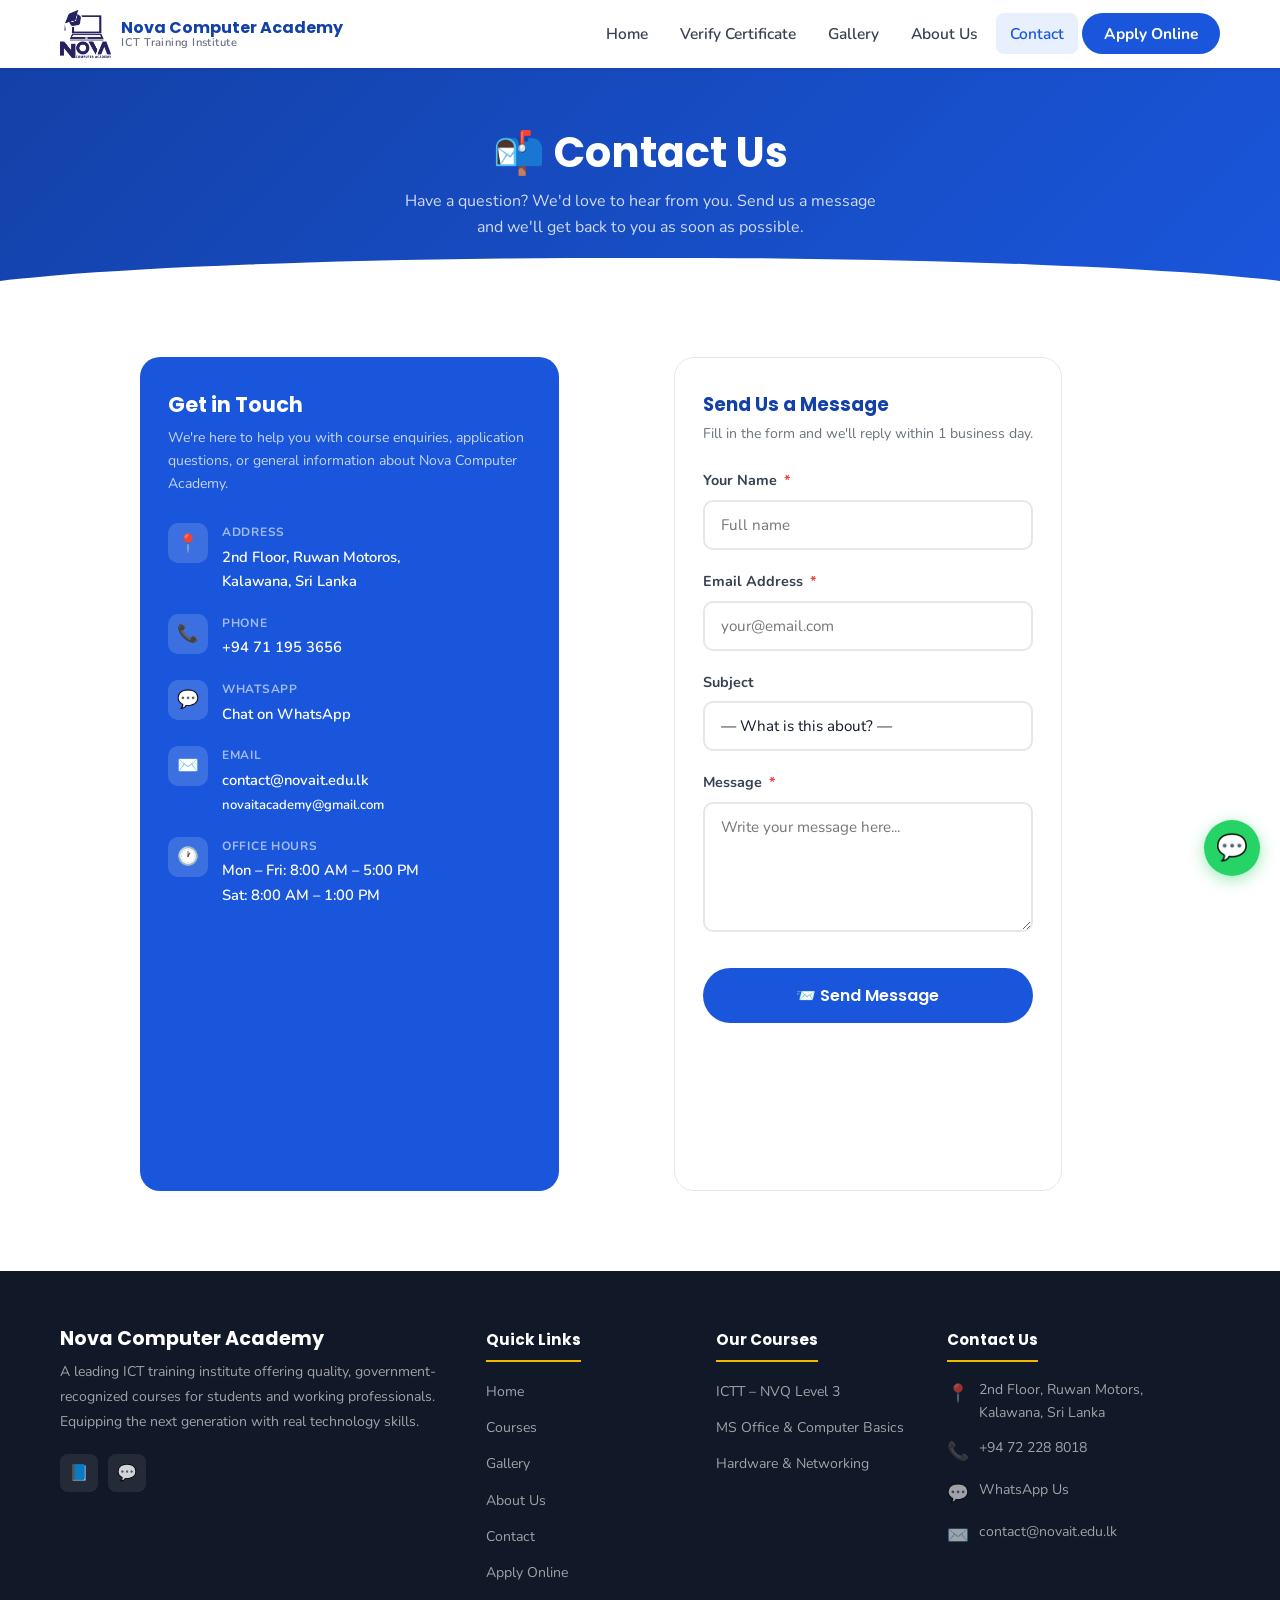
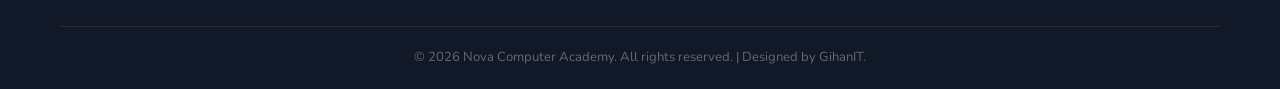
<file: contact.html>
<!DOCTYPE html>
<html lang="en">
<head>
  <meta charset="UTF-8" />
  <meta name="viewport" content="width=device-width, initial-scale=1.0" />
  <meta name="description" content="Contact Nova Computer Academy – Get in touch with us for course enquiries." />
  <title>Contact Us | Nova Computer Academy</title>
  <link rel="stylesheet" href="css/style.css" />
  <!-- ========== FAVICON — paste inside <head> of all pages ========== -->

<!-- Standard favicon -->
<link rel="icon" type="image/x-icon"        href="images/favicon.ico" />
<link rel="icon" type="image/png" sizes="16x16"  href="images/favicon-16x16.png" />
<link rel="icon" type="image/png" sizes="32x32"  href="images/favicon-32x32.png" />
<link rel="icon" type="image/png" sizes="48x48"  href="images/favicon-48x48.png" />

<!-- Apple devices (iPhone / iPad) -->
<link rel="apple-touch-icon" sizes="180x180" href="images/apple-touch-icon.png" />

<!-- Android / PWA -->
<link rel="icon" type="image/png" sizes="192x192" href="images/icon-192.png" />
<link rel="icon" type="image/png" sizes="512x512" href="images/icon-512.png" />

<!-- Browser tab color (matches your navy blue) -->
<meta name="theme-color" content="#1e2a6e" />

<!-- ================================================================ -->
</head>
<body>

  <!-- ==================== NAVBAR ==================== -->
  <nav class="navbar">
    <div class="nav-inner">
      <a href="index.html" class="nav-logo">
<img src="images/Nova_Logo.png" alt="Nova Computer Academy" style="height:48px; width:auto;" />
        <div class="nav-logo-text">
          <span>Nova Computer Academy</span>
          <span>ICT Training Institute</span>
        </div>
      </a>
      <button class="nav-toggle" aria-label="Toggle navigation">
        <span></span><span></span><span></span>
      </button>
      <ul class="nav-menu">
        <li><a href="index.html">Home</a></li>
        <li><a href="verify.html">Verify Certificate</a></li>
        <!--<li><a href="index.html#courses">Courses</a></li>-->
        <li><a href="gallery.html">Gallery</a></li>
        <li><a href="about.html">About Us</a></li>
        <li><a href="contact.html" class="active">Contact</a></li>
        <li><a href="apply.html" class="nav-apply">Apply Online</a></li>
      </ul>
    </div>
  </nav>

  <!-- ==================== PAGE HERO ==================== -->
  <section class="page-hero">
    <h1>📬 Contact Us</h1>
    <p>Have a question? We'd love to hear from you. Send us a message and we'll get back to you as soon as possible.</p>
  </section>

  <!-- ==================== CONTACT ==================== -->
  <section class="contact-section">
    <div class="container">

      <div class="contact-grid">

        <!-- Contact Info Card -->
        <div class="contact-info-card fade-in">
          <h3>Get in Touch</h3>
          <p>We're here to help you with course enquiries, application questions, or general information about Nova Computer Academy.</p>

          <div class="contact-info-item">
            <div class="contact-info-icon">📍</div>
            <div>
              <div class="contact-info-label">Address</div>
              <!-- EDIT: Replace with your real address -->
              <div class="contact-info-value">
                2nd Floor, Ruwan Motoros,<br>
                Kalawana, Sri Lanka
              </div>
            </div>
          </div>

          <div class="contact-info-item">
            <div class="contact-info-icon">📞</div>
            <div>
              <div class="contact-info-label">Phone</div>
              <!-- EDIT: Replace with your real phone number -->
              <div class="contact-info-value">
                <a href="tel:+94711953656">+94 71 195 3656</a>
              </div>
            </div>
          </div>

          <div class="contact-info-item">
            <div class="contact-info-icon">💬</div>
            <div>
              <div class="contact-info-label">WhatsApp</div>
              <!-- EDIT: Replace 94XXXXXXXXX with your WhatsApp number -->
              <div class="contact-info-value">
                <a href="https://wa.me/94722288018" target="_blank">Chat on WhatsApp</a>
              </div>
            </div>
          </div>

          <div class="contact-info-item">
            <div class="contact-info-icon">✉️</div>
            <div>
              <div class="contact-info-label">Email</div>
              <div class="contact-info-value">
                <a href="mailto:contact@novait.edu.lk">contact@novait.edu.lk</a><br>
                <a href="mailto:novaitacademy@gmail.com" style="font-size:0.82rem;">novaitacademy@gmail.com</a>
              </div>
            </div>
          </div>

          <div class="contact-info-item">
            <div class="contact-info-icon">🕐</div>
            <div>
              <div class="contact-info-label">Office Hours</div>
              <!-- EDIT: Replace with your actual hours -->
              <div class="contact-info-value">
                Mon – Fri: 8:00 AM – 5:00 PM<br>
                Sat: 8:00 AM – 1:00 PM
              </div>
            </div>
          </div>
          <!-- Map-->
               <iframe
                 src="https://www.google.com/maps/embed?pb=!1m18!1m12!1m3!1d176147.0280458865!2d80.32378588066705!3d6.69925586667616!2m3!1f0!2f0!3f0!3m2!1i1024!2i768!4f13.1!3m3!1m2!1s0x3ae3c3618a5fac4b%3A0x77c0389650f35ac8!2sNova%20Academy%20Kalawana!5e0!3m2!1sen!2slk!4v1773298214891!5m2!1sen!2slk"
                 width="100%" height="220"
                 style="border:0; border-radius:10px;"
                 allowfullscreen loading="lazy"
                 referrerpolicy="no-referrer-when-downgrade">
               </iframe>

        </div>

        <!-- Contact Form -->
        <div class="form-card fade-in" style="box-shadow:none; border-color:var(--gray-200);">
          <h3 style="font-size:1.15rem; color:var(--blue-dark); margin-bottom:6px;">Send Us a Message</h3>
          <p style="font-size:0.88rem; color:var(--gray-500); margin-bottom:24px;">
            Fill in the form and we'll reply within 1 business day.
          </p>

          <!-- Alert box -->
          <div id="contactAlert" class="alert" role="alert"></div>

          <form id="contactForm" novalidate>
            <input type="hidden" name="form_type" value="contact" />

            <div class="form-group">
              <label for="name">Your Name <span class="required">*</span></label>
              <input
                type="text"
                id="name"
                name="name"
                placeholder="Full name"
                required
                autocomplete="name"
              />
              <span class="error-msg"></span>
            </div>

            <div class="form-group">
              <label for="email">Email Address <span class="required">*</span></label>
              <input
                type="email"
                id="email"
                name="email"
                placeholder="your@email.com"
                required
                autocomplete="email"
              />
              <span class="error-msg"></span>
            </div>

            <div class="form-group">
              <label for="subject">Subject</label>
              <select id="subject" name="subject">
                <option value="">— What is this about? —</option>
                <option value="Course Enquiry">Course Enquiry</option>
                <option value="Application Help">Application Help</option>
                <option value="Fees & Payment">Fees &amp; Payment</option>
                <option value="General Question">General Question</option>
                <option value="Other">Other</option>
              </select>
            </div>

            <div class="form-group">
              <label for="message">Message <span class="required">*</span></label>
              <textarea
                id="message"
                name="message"
                placeholder="Write your message here..."
                rows="5"
                required
              ></textarea>
              <span class="error-msg"></span>
            </div>

            <div class="form-submit">
              <button type="submit" class="btn btn-blue">
                📨 Send Message
              </button>
            </div>
          </form>
        </div>

      </div><!-- /.contact-grid -->
    </div>
  </section>

  <!-- ==================== FOOTER ==================== -->
  <footer class="footer">
    <div class="footer-grid">

      <!-- Brand -->
      <div class="footer-brand">
        <h3>Nova Computer Academy</h3>
        <p>
          A leading ICT training institute offering quality, government-recognized courses for students and working professionals.
          Equipping the next generation with real technology skills.
        </p>
        <!-- EDIT: Add your actual social media links below -->
        <div class="footer-social">
          <a href="https://web.facebook.com/profile.php?id=100064031377372" title="Facebook">📘</a>
          <a href="https://wa.me/94722288018" title="WhatsApp">💬</a>
        </div>
      </div>

      <!-- Quick Links -->
      <div class="footer-col">
        <h4>Quick Links</h4>
        <ul>
          <li><a href="index.html">Home</a></li>
          <li><a href="index.html#courses">Courses</a></li>
          <li><a href="gallery.html">Gallery</a></li>
          <li><a href="about.html">About Us</a></li>
          <li><a href="contact.html">Contact</a></li>
          <li><a href="apply.html">Apply Online</a></li>
        </ul>
      </div>

      <!-- Courses -->
      <div class="footer-col">
        <h4>Our Courses</h4>
        <ul>
          <li><a href="index.html#courses">ICTT – NVQ Level 3</a></li>
          <li><a href="index.html#courses">MS Office & Computer Basics</a></li>
          <li><a href="index.html#courses">Hardware & Networking</a></li>
        </ul>
      </div>

      <!-- Contact -->
      <div class="footer-col">
        <h4>Contact Us</h4>
        <!-- EDIT: Replace all contact details below with your real info -->
        <div class="footer-contact-item">
          <span>📍</span>
          <span>2nd Floor, Ruwan Motors,<br>Kalawana, Sri Lanka <!-- EDIT ADDRESS --></span>
        </div>
        <div class="footer-contact-item">
          <span>📞</span>
          <a href="tel:+94722288018">+94 72 228 8018</a> <!-- EDIT PHONE -->
        </div>
        <div class="footer-contact-item">
          <span>💬</span>
          <a href="https://wa.me/94722288018" target="_blank">WhatsApp Us</a> <!-- EDIT WA NUMBER -->
        </div>
        <div class="footer-contact-item">
          <span>✉️</span>
          <a href="mailto:contact@novait.edu.lk">contact@novait.edu.lk</a>
        </div>
      </div>

    </div>

    <div class="footer-bottom">
      <p>© 2026 Nova Computer Academy. All rights reserved. | Designed by GihanIT.</p>
    </div>
  </footer>

  <a href="https://wa.me/94722288018?text=Hello%2C%20I%20want%20to%20enquire%20about%20your%20courses." 
     class="whatsapp-float" target="_blank" title="Chat on WhatsApp">💬</a>
  <button class="back-to-top" title="Back to top">▲</button>

  <script src="js/main.js"></script>
</body>
</html>
</file>
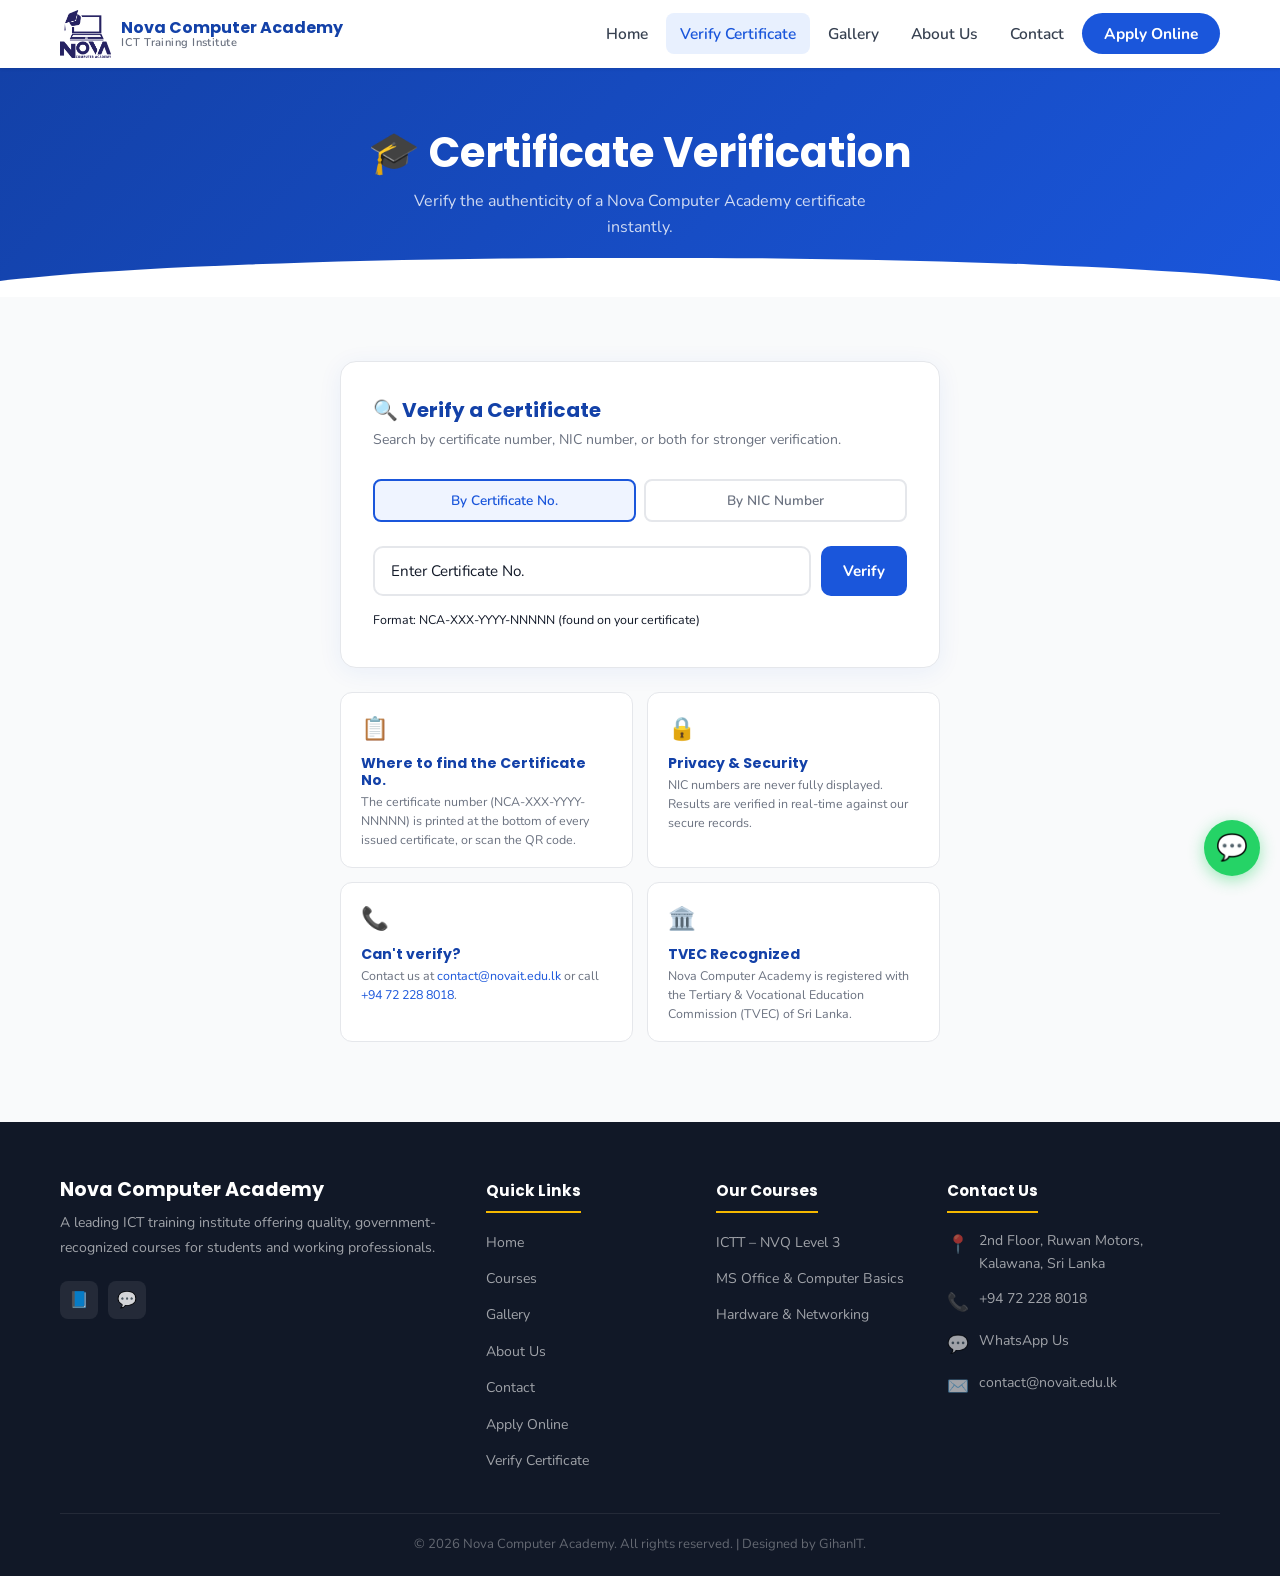
<file: verify.html>
<!DOCTYPE html>
<html lang="en">
<head>
  <meta charset="UTF-8" />
  <meta name="viewport" content="width=device-width, initial-scale=1.0" />
  <meta name="description" content="Verify the authenticity of a Nova Computer Academy certificate online." />
  <title>Certificate Verification | Nova Computer Academy</title>
  <link rel="stylesheet" href="css/style.css" />

  <!-- Favicon -->
  <link rel="icon" type="image/x-icon"        href="images/favicon.ico" />
  <link rel="icon" type="image/png" sizes="16x16"  href="images/favicon-16x16.png" />
  <link rel="icon" type="image/png" sizes="32x32"  href="images/favicon-32x32.png" />
  <link rel="icon" type="image/png" sizes="48x48"  href="images/favicon-48x48.png" />
  <link rel="apple-touch-icon" sizes="180x180" href="images/apple-touch-icon.png" />
  <link rel="icon" type="image/png" sizes="192x192" href="images/icon-192.png" />
  <link rel="icon" type="image/png" sizes="512x512" href="images/icon-512.png" />
  <meta name="theme-color" content="#1e2a6e" />

  <style>
    /* ── Verify-page specific styles ── */
    .verify-section {
      padding: 64px 0 80px;
      background: var(--gray-50);
      min-height: 60vh;
    }

    .verify-wrapper {
      max-width: 640px;
      margin: 0 auto;
      padding: 0 20px;
    }

    /* Search card */
    .verify-card {
      background: #fff;
      border: 1px solid var(--gray-200);
      border-radius: 16px;
      padding: 36px 32px;
      box-shadow: 0 4px 24px rgba(26,86,219,.07);
    }

    .verify-card h2 {
      font-size: 1.25rem;
      color: var(--blue-dark);
      margin-bottom: 6px;
    }

    .verify-card p.sub {
      font-size: 0.88rem;
      color: var(--gray-500);
      margin-bottom: 28px;
    }

    .verify-tabs {
      display: flex;
      gap: 8px;
      margin-bottom: 24px;
    }

    .verify-tab {
      flex: 1;
      padding: 10px;
      border: 2px solid var(--gray-200);
      border-radius: 8px;
      background: #fff;
      font-size: 0.85rem;
      font-weight: 600;
      color: var(--gray-500);
      cursor: pointer;
      transition: all .2s;
      text-align: center;
    }

    .verify-tab.active {
      border-color: var(--blue);
      color: var(--blue);
      background: #eff4ff;
    }

    .verify-input-group {
      display: flex;
      gap: 10px;
      margin-bottom: 14px;
    }

    .verify-input-group input {
      flex: 1;
      padding: 13px 16px;
      border: 2px solid var(--gray-200);
      border-radius: 10px;
      font-size: 0.95rem;
      font-family: inherit;
      color: var(--gray-800);
      transition: border-color .2s;
      background: #fff;
      letter-spacing: 0.02em;
    }

    .verify-input-group input:focus {
      outline: none;
      border-color: var(--blue);
    }

    .verify-input-group input::placeholder {
      color: var(--gray-400);
      letter-spacing: 0;
    }

    .btn-verify {
      padding: 13px 22px;
      background: var(--blue);
      color: #fff;
      border: none;
      border-radius: 10px;
      font-size: 0.95rem;
      font-weight: 700;
      cursor: pointer;
      transition: background .2s;
      white-space: nowrap;
    }

    .btn-verify:hover   { background: var(--blue-dark); }
    .btn-verify:disabled { opacity: .6; cursor: not-allowed; }

    /* Dual input panel */
    .dual-panel { display: none; flex-direction: column; gap: 10px; margin-bottom: 14px; }
    .dual-panel.active { display: flex; }
    .dual-panel input {
      width: 100%;
      padding: 13px 16px;
      border: 2px solid var(--gray-200);
      border-radius: 10px;
      font-size: 0.95rem;
      font-family: inherit;
      color: var(--gray-800);
      transition: border-color .2s;
      box-sizing: border-box;
    }
    .dual-panel input:focus { outline: none; border-color: var(--blue); }
    .dual-panel input::placeholder { color: var(--gray-400); }
    .dual-panel .btn-verify { width: 100%; }

    .verify-hint {
      font-size: 0.78rem;
      color: var(--gray-400);
      margin-top: 4px;
    }

    /* Result card */
    .result-card {
      margin-top: 24px;
      border-radius: 14px;
      border: 2px solid var(--gray-200);
      overflow: hidden;
      display: none;
    }

    .result-card.show { display: block; }

    .result-header {
      padding: 18px 24px;
      display: flex;
      align-items: center;
      gap: 14px;
    }

    .result-header.valid   { background: #ecfdf5; border-bottom: 2px solid #6ee7b7; }
    .result-header.revoked { background: #fef2f2; border-bottom: 2px solid #fca5a5; }
    .result-header.expired { background: #fff7ed; border-bottom: 2px solid #fdba74; }
    .result-header.invalid { background: #fef2f2; border-bottom: 2px solid #fca5a5; }

    .result-icon {
      font-size: 2rem;
      line-height: 1;
      flex-shrink: 0;
    }

    .result-status-text h3 {
      font-size: 1.05rem;
      margin: 0 0 2px;
    }

    .result-status-text.valid   h3 { color: #065f46; }
    .result-status-text.revoked h3 { color: #991b1b; }
    .result-status-text.expired h3 { color: #92400e; }
    .result-status-text.invalid h3 { color: #991b1b; }

    .result-status-text p {
      font-size: 0.82rem;
      margin: 0;
      color: var(--gray-500);
    }

    .result-body {
      padding: 24px;
      background: #fff;
    }

    .result-grid {
      display: grid;
      grid-template-columns: 1fr 1fr;
      gap: 16px;
    }

    .result-field { display: flex; flex-direction: column; gap: 3px; }
    .result-field.full { grid-column: 1 / -1; }

    .result-label {
      font-size: 0.72rem;
      font-weight: 700;
      text-transform: uppercase;
      letter-spacing: .05em;
      color: var(--gray-400);
    }

    .result-value {
      font-size: 0.95rem;
      color: var(--gray-800);
      font-weight: 600;
    }

    .cert-id-display {
      font-family: 'Courier New', monospace;
      font-size: 1rem;
      color: var(--blue-dark);
      background: var(--gray-50);
      padding: 6px 12px;
      border-radius: 6px;
      display: inline-block;
      letter-spacing: .04em;
    }

    .status-badge {
      display: inline-flex;
      align-items: center;
      gap: 6px;
      padding: 4px 12px;
      border-radius: 20px;
      font-size: 0.82rem;
      font-weight: 700;
    }

    .status-badge.valid   { background: #d1fae5; color: #065f46; }
    .status-badge.revoked { background: #fee2e2; color: #991b1b; }
    .status-badge.expired { background: #ffedd5; color: #92400e; }

    /* QR auto-fill notice */
    .qr-notice {
      display: none;
      font-size: 0.8rem;
      background: #eff4ff;
      border: 1px solid #c7d7fd;
      border-radius: 8px;
      padding: 8px 14px;
      color: var(--blue-dark);
      margin-bottom: 16px;
    }
    .qr-notice.show { display: block; }

    /* Loading spinner */
    .spinner {
      display: inline-block;
      width: 16px; height: 16px;
      border: 2px solid rgba(255,255,255,.4);
      border-top-color: #fff;
      border-radius: 50%;
      animation: spin .7s linear infinite;
      vertical-align: middle;
      margin-right: 6px;
    }
    @keyframes spin { to { transform: rotate(360deg); } }

    /* Info box below card */
    .verify-info-row {
      display: grid;
      grid-template-columns: 1fr 1fr;
      gap: 14px;
      margin-top: 24px;
    }

    .verify-info-box {
      background: #fff;
      border: 1px solid var(--gray-200);
      border-radius: 12px;
      padding: 18px 20px;
    }

    .verify-info-box .icon { font-size: 1.4rem; margin-bottom: 8px; }
    .verify-info-box h4 { font-size: 0.88rem; color: var(--blue-dark); margin-bottom: 4px; }
    .verify-info-box p  { font-size: 0.78rem; color: var(--gray-500); margin: 0; line-height: 1.5; }

    /* Course code legend */
    .course-legend {
      margin-top: 32px;
      background: #fff;
      border: 1px solid var(--gray-200);
      border-radius: 12px;
      overflow: hidden;
    }

    .course-legend-header {
      padding: 14px 20px;
      background: var(--blue-dark);
      color: #fff;
      font-size: 0.85rem;
      font-weight: 700;
    }

    .course-legend-grid {
      display: grid;
      grid-template-columns: 1fr 1fr;
      gap: 0;
    }

    .course-legend-item {
      padding: 10px 16px;
      border-bottom: 1px solid var(--gray-100);
      border-right: 1px solid var(--gray-100);
      display: flex;
      gap: 10px;
      align-items: baseline;
    }

    .course-legend-item:nth-child(even) { border-right: none; }

    .course-code-tag {
      font-family: 'Courier New', monospace;
      font-size: 0.75rem;
      font-weight: 700;
      background: #eff4ff;
      color: var(--blue-dark);
      padding: 2px 7px;
      border-radius: 4px;
      flex-shrink: 0;
    }

    .course-legend-name {
      font-size: 0.78rem;
      color: var(--gray-500);
      line-height: 1.4;
    }

    @media (max-width: 520px) {
      .verify-card { padding: 24px 18px; }
      .result-grid { grid-template-columns: 1fr; }
      .result-field.full { grid-column: 1; }
      .verify-info-row { grid-template-columns: 1fr; }
      .course-legend-grid { grid-template-columns: 1fr; }
      .course-legend-item { border-right: none; }
    }
  </style>
</head>
<body>

  <!-- ==================== NAVBAR ==================== -->
  <nav class="navbar">
    <div class="nav-inner">
      <a href="index.html" class="nav-logo">
        <img src="images/Nova_Logo.png" alt="Nova Computer Academy" style="height:48px; width:auto;" />
        <div class="nav-logo-text">
          <span>Nova Computer Academy</span>
          <span>ICT Training Institute</span>
        </div>
      </a>
      <button class="nav-toggle" aria-label="Toggle navigation">
        <span></span><span></span><span></span>
      </button>
      <ul class="nav-menu">
        <li><a href="index.html">Home</a></li>
        <li><a href="verify.html">Verify Certificate</a></li>
        <!--<li><a href="index.html#courses">Courses</a></li>-->
        <li><a href="gallery.html">Gallery</a></li>
        <li><a href="about.html">About Us</a></li>
        <li><a href="contact.html">Contact</a></li>
        <li><a href="apply.html" class="nav-apply">Apply Online</a></li>
      </ul>
    </div>
  </nav>

  <!-- ==================== PAGE HERO ==================== -->
  <section class="page-hero">
    <h1>🎓 Certificate Verification</h1>
    <p>Verify the authenticity of a Nova Computer Academy certificate instantly.</p>
  </section>

  <!-- ==================== VERIFY SECTION ==================== -->
  <section class="verify-section">
    <div class="verify-wrapper">

      <!-- QR auto-fill notice -->
      <div class="qr-notice" id="qrNotice">
        📷 Certificate number filled from QR code — click <strong>Verify</strong> to check.
      </div>

      <!-- Search card -->
      <div class="verify-card">
        <h2>🔍 Verify a Certificate</h2>
        <p class="sub">Search by certificate number, NIC number, or both for stronger verification.</p>

        <!-- Mode tabs -->
        <div class="verify-tabs">
          <button class="verify-tab active" data-mode="id">By Certificate No.</button>
          <button class="verify-tab"        data-mode="nic">By NIC Number</button>
          <!--<button class="verify-tab"        data-mode="both">Both (Recommended)</button>-->
        </div>

        <!-- Single: Certificate ID -->
        <div id="panel-id">
          <div class="verify-input-group">
            <input
              type="text"
              id="input-cert-id"
              placeholder="Enter Certificate No."
              maxlength="22"
              autocomplete="off"
              spellcheck="false"
            />
            <button class="btn-verify" id="btn-id">Verify</button>
          </div>
          <p class="verify-hint">Format: NCA-XXX-YYYY-NNNNN (found on your certificate)</p>
        </div>

        <!-- Single: NIC -->
        <div id="panel-nic" style="display:none;">
          <div class="verify-input-group">
            <input
              type="text"
              id="input-nic-single"
              placeholder="Enter 12-digit NIC number"
              maxlength="12"
              inputmode="numeric"
              autocomplete="off"
            />
            <button class="btn-verify" id="btn-nic">Verify</button>
          </div>
          <p class="verify-hint">Enter the NIC number of the certificate holder.</p>
        </div>

        <!-- Dual: Both -->
        <div class="dual-panel" id="panel-both">
          <input
            type="text"
            id="input-cert-both"
            placeholder="Certificate No.  e.g. NCA-CCA-2026-00017"
            maxlength="22"
            autocomplete="off"
            spellcheck="false"
          />
          <input
            type="text"
            id="input-nic-both"
            placeholder="NIC Number  (12 digits)"
            maxlength="12"
            inputmode="numeric"
            autocomplete="off"
          />
          <button class="btn-verify" id="btn-both">✔ Verify Both</button>
          <p class="verify-hint">Both fields must match — strongest verification method.</p>
        </div>

        <!-- Result card -->
        <div class="result-card" id="resultCard">

          <!-- Valid -->
          <div class="result-header valid" id="rh-valid" style="display:none;">
            <div class="result-icon">✅</div>
            <div class="result-status-text valid">
              <h3>Certificate Verified</h3>
              <p>This is an authentic Nova Computer Academy certificate.</p>
            </div>
          </div>

          <!-- Revoked -->
          <div class="result-header revoked" id="rh-revoked" style="display:none;">
            <div class="result-icon">🚫</div>
            <div class="result-status-text revoked">
              <h3>Certificate Revoked</h3>
              <p>This certificate has been revoked and is no longer valid.</p>
            </div>
          </div>

          <!-- Expired -->
          <div class="result-header expired" id="rh-expired" style="display:none;">
            <div class="result-icon">⏰</div>
            <div class="result-status-text expired">
              <h3>Certificate Expired</h3>
              <p>This certificate was valid but has passed its expiry date.</p>
            </div>
          </div>

          <!-- Not found -->
          <div class="result-header invalid" id="rh-invalid" style="display:none;">
            <div class="result-icon">❌</div>
            <div class="result-status-text invalid">
              <h3>Certificate Not Found</h3>
              <p id="rh-invalid-msg">No record matches the details provided.</p>
            </div>
          </div>

          <!-- Details body (shown for valid/revoked/expired) -->
          <div class="result-body" id="resultBody" style="display:none;">
            <div class="result-grid">

              <div class="result-field full">
                <span class="result-label">Certificate Number</span>
                <span class="result-value"><span class="cert-id-display" id="r-cert-id"></span></span>
              </div>

              <div class="result-field full">
                <span class="result-label">Certificate Holder</span>
                <span class="result-value" id="r-name" style="font-size:1.08rem;"></span>
              </div>

              <div class="result-field full">
                <span class="result-label">Course / Programme</span>
                <span class="result-value" id="r-course"></span>
              </div>

              <div class="result-field">
                <span class="result-label">Issue Date</span>
                <span class="result-value" id="r-issue"></span>
              </div>

              <div class="result-field" id="expiry-field">
                <span class="result-label">Expiry Date</span>
                <span class="result-value" id="r-expiry"></span>
              </div>

              <div class="result-field">
                <span class="result-label">NIC (masked)</span>
                <span class="result-value" id="r-nic" style="font-family:monospace;"></span>
              </div>

              <div class="result-field">
                <span class="result-label">Status</span>
                <span class="result-value" id="r-status"></span>
              </div>

            </div>

            <div style="margin-top:18px; padding-top:16px; border-top:1px solid var(--gray-100); font-size:0.75rem; color:var(--gray-400); text-align:center;">
              Issued by <strong>Nova Computer Academy</strong> · Kalawana, Sri Lanka · TVEC Reg. P07/0128
            </div>
          </div>

        </div><!-- /#resultCard -->

      </div><!-- /.verify-card -->

      <!-- Info boxes -->
      <div class="verify-info-row">
        <div class="verify-info-box fade-in">
          <div class="icon">📋</div>
          <h4>Where to find the Certificate No.</h4>
          <p>The certificate number (NCA-XXX-YYYY-NNNNN) is printed at the bottom of every issued certificate, or scan the QR code.</p>
        </div>
        <div class="verify-info-box fade-in">
          <div class="icon">🔒</div>
          <h4>Privacy & Security</h4>
          <p>NIC numbers are never fully displayed. Results are verified in real-time against our secure records.</p>
        </div>
        <div class="verify-info-box fade-in">
          <div class="icon">📞</div>
          <h4>Can't verify?</h4>
          <p>Contact us at <a href="mailto:contact@novait.edu.lk" style="color:var(--blue);">contact@novait.edu.lk</a> or call <a href="tel:+94722288018" style="color:var(--blue);">+94 72 228 8018</a>.</p>
        </div>
        <div class="verify-info-box fade-in">
          <div class="icon">🏛️</div>
          <h4>TVEC Recognized</h4>
          <p>Nova Computer Academy is registered with the Tertiary & Vocational Education Commission (TVEC) of Sri Lanka.</p>
        </div>
      </div>

      <!-- Course code legend -->
      <!--<div class="course-legend fade-in">
        <div class="course-legend-header">📘 Course Code Reference</div>
        <div class="course-legend-grid">
          <div class="course-legend-item"><span class="course-code-tag">CCA</span><span class="course-legend-name">Certificate in Computer Applications (ICTT / NVQ Level 3)</span></div>
          <div class="course-legend-item"><span class="course-code-tag">MSO</span><span class="course-legend-name">Microsoft Office & Digital Productivity</span></div>
          <div class="course-legend-item"><span class="course-code-tag">CIT</span><span class="course-legend-name">Certificate in Information Technology</span></div>
          <div class="course-legend-item"><span class="course-code-tag">HNW</span><span class="course-legend-name">Computer Hardware & Networking</span></div>
          <div class="course-legend-item"><span class="course-code-tag">NET</span><span class="course-legend-name">Networking Essentials</span></div>
          <div class="course-legend-item"><span class="course-code-tag">DPS</span><span class="course-legend-name">Digital Productivity Skills</span></div>
          <div class="course-legend-item"><span class="course-code-tag">DOC</span><span class="course-legend-name">Digital Office Computing</span></div>
          <div class="course-legend-item"><span class="course-code-tag">DWS</span><span class="course-legend-name">Digital Workplace Skills</span></div>
          <div class="course-legend-item"><span class="course-code-tag">WEB</span><span class="course-legend-name">Web Design Fundamentals</span></div>
          <div class="course-legend-item"><span class="course-code-tag">PRG</span><span class="course-legend-name">Programming Fundamentals</span></div>
          <div class="course-legend-item"><span class="course-code-tag">GDA</span><span class="course-legend-name">Graphic Design Applications</span></div>
          <div class="course-legend-item"><span class="course-code-tag">VID</span><span class="course-legend-name">Video Editing Essentials</span></div>
          <div class="course-legend-item"><span class="course-code-tag">CYB</span><span class="course-legend-name">Cybersecurity Fundamentals</span></div>
          <div class="course-legend-item"><span class="course-code-tag">AIE</span><span class="course-legend-name">AI Essentials for Everyone</span></div>
        </div>
      </div>-->

    </div><!-- /.verify-wrapper -->
  </section>

  <!-- ==================== FOOTER ==================== -->
  <footer class="footer">
    <div class="footer-grid">
      <div class="footer-brand">
        <h3>Nova Computer Academy</h3>
        <p>A leading ICT training institute offering quality, government-recognized courses for students and working professionals.</p>
        <div class="footer-social">
          <a href="https://web.facebook.com/profile.php?id=100064031377372" title="Facebook">📘</a>
          <a href="https://wa.me/94722288018" title="WhatsApp">💬</a>
        </div>
      </div>
      <div class="footer-col">
        <h4>Quick Links</h4>
        <ul>
          <li><a href="index.html">Home</a></li>
          <li><a href="index.html#courses">Courses</a></li>
          <li><a href="gallery.html">Gallery</a></li>
          <li><a href="about.html">About Us</a></li>
          <li><a href="contact.html">Contact</a></li>
          <li><a href="apply.html">Apply Online</a></li>
          <li><a href="verify.html">Verify Certificate</a></li>
        </ul>
      </div>
      <div class="footer-col">
        <h4>Our Courses</h4>
        <ul>
          <li><a href="index.html#courses">ICTT – NVQ Level 3</a></li>
          <li><a href="index.html#courses">MS Office & Computer Basics</a></li>
          <li><a href="index.html#courses">Hardware & Networking</a></li>
        </ul>
      </div>
      <div class="footer-col">
        <h4>Contact Us</h4>
        <div class="footer-contact-item">
          <span>📍</span>
          <span>2nd Floor, Ruwan Motors,<br>Kalawana, Sri Lanka</span>
        </div>
        <div class="footer-contact-item">
          <span>📞</span>
          <a href="tel:+94722288018">+94 72 228 8018</a>
        </div>
        <div class="footer-contact-item">
          <span>💬</span>
          <a href="https://wa.me/94722288018" target="_blank">WhatsApp Us</a>
        </div>
        <div class="footer-contact-item">
          <span>✉️</span>
          <a href="mailto:contact@novait.edu.lk">contact@novait.edu.lk</a>
        </div>
      </div>
    </div>
    <div class="footer-bottom">
      <p>© 2026 Nova Computer Academy. All rights reserved. | Designed by GihanIT.</p>
    </div>
  </footer>

  <a href="https://wa.me/94722288018?text=Hello%2C%20I%20want%20to%20enquire%20about%20your%20courses."
     class="whatsapp-float" target="_blank" title="Chat on WhatsApp">💬</a>
  <button class="back-to-top" title="Back to top">▲</button>

  <script src="js/main.js"></script>
  <script>
  /* ── Certificate Verification JS ── */
  (function () {

    // ── Tab switching ─────────────────────────────────
    const tabs    = document.querySelectorAll('.verify-tab');
    const panels  = { id: 'panel-id', nic: 'panel-nic', both: 'panel-both' };
    let   mode    = 'id';

    tabs.forEach(function (tab) {
      tab.addEventListener('click', function () {
        mode = this.dataset.mode;
        tabs.forEach(t => t.classList.remove('active'));
        this.classList.add('active');
        Object.keys(panels).forEach(function (k) {
          const el = document.getElementById(panels[k]);
          el.style.display = 'none';
          el.classList.remove('active');
        });
        const target = document.getElementById(panels[mode]);
        if (mode === 'both') {
          target.classList.add('active');
        } else {
          target.style.display = 'block';
        }
        hideResult();
      });
    });

    // ── QR auto-fill from URL param ───────────────────
    const params = new URLSearchParams(window.location.search);
    const qrId   = params.get('id');
    if (qrId) {
      document.getElementById('input-cert-id').value   = qrId.toUpperCase();
      document.getElementById('input-cert-both').value = qrId.toUpperCase();
      document.getElementById('qrNotice').classList.add('show');
      // Auto-run verification
      setTimeout(function () { runVerify('id'); }, 400);
    }

    // ── Button handlers ───────────────────────────────
    document.getElementById('btn-id').addEventListener('click',   function () { runVerify('id');   });
    document.getElementById('btn-nic').addEventListener('click',  function () { runVerify('nic');  });
    document.getElementById('btn-both').addEventListener('click', function () { runVerify('both'); });

    // Enter key support
    ['input-cert-id', 'input-nic-single', 'input-cert-both', 'input-nic-both'].forEach(function (id) {
      const el = document.getElementById(id);
      if (el) el.addEventListener('keydown', function (e) {
        if (e.key === 'Enter') runVerify(mode);
      });
    });

    // Auto-uppercase cert ID inputs
    ['input-cert-id', 'input-cert-both'].forEach(function (id) {
      const el = document.getElementById(id);
      if (el) el.addEventListener('input', function () {
        const pos = this.selectionStart;
        this.value = this.value.toUpperCase();
        this.setSelectionRange(pos, pos);
      });
    });

    // ── Core verification ─────────────────────────────
    function runVerify(m) {
      hideResult();
      let certId = '', nic = '';

      if (m === 'id') {
        certId = document.getElementById('input-cert-id').value.trim();
        if (!certId) { shakeInput('input-cert-id'); return; }
      } else if (m === 'nic') {
        nic = document.getElementById('input-nic-single').value.trim();
        if (!nic) { shakeInput('input-nic-single'); return; }
      } else {
        certId = document.getElementById('input-cert-both').value.trim();
        nic    = document.getElementById('input-nic-both').value.trim();
        if (!certId && !nic) { shakeInput('input-cert-both'); return; }
      }

      // Build URL
      const params = new URLSearchParams();
      if (certId) params.set('id',  certId);
      if (nic)    params.set('nic', nic);

      setLoading(m, true);

      fetch('verify.php?' + params.toString(), { method: 'GET' })
        .then(function (r) { return r.json(); })
        .then(function (data) {
          setLoading(m, false);
          showResult(data);
        })
        .catch(function () {
          setLoading(m, false);
          showResult({ success: false, message: 'Network error. Please try again.' });
        });
    }

    // ── Render result ─────────────────────────────────
    function showResult(data) {
      const card = document.getElementById('resultCard');
      card.classList.add('show');

      // Hide all headers
      ['valid','revoked','expired','invalid'].forEach(function (s) {
        document.getElementById('rh-' + s).style.display = 'none';
      });
      document.getElementById('resultBody').style.display = 'none';

      if (!data.success) {
        document.getElementById('rh-invalid').style.display = 'flex';
        document.getElementById('rh-invalid-msg').textContent = data.message || 'Certificate not found.';
        card.scrollIntoView({ behavior: 'smooth', block: 'nearest' });
        return;
      }

      // Show correct header
      document.getElementById('rh-' + data.status).style.display = 'flex';

      // Fill details
      document.getElementById('r-cert-id').textContent = data.cert_id;
      document.getElementById('r-name').textContent    = data.name;
      document.getElementById('r-course').textContent  = data.course_code + ' — ' + data.course_name;
      document.getElementById('r-issue').textContent   = data.issue_date;
      document.getElementById('r-nic').textContent     = data.nic_masked;

      const expiryField = document.getElementById('expiry-field');
      if (data.expiry_date) {
        document.getElementById('r-expiry').textContent = data.expiry_date;
        expiryField.style.display = 'flex';
      } else {
        expiryField.style.display = 'none';
      }

      // Status badge
      const badgeColors = { valid: '#d1fae5;color:#065f46', revoked: '#fee2e2;color:#991b1b', expired: '#ffedd5;color:#92400e' };
      const badgeIcons  = { valid: '✅', revoked: '🚫', expired: '⏰' };
      document.getElementById('r-status').innerHTML =
        `<span class="status-badge ${data.status}">${badgeIcons[data.status] || ''} ${data.status_label}</span>`;

      document.getElementById('resultBody').style.display = 'block';
      card.scrollIntoView({ behavior: 'smooth', block: 'nearest' });
    }

    function hideResult() {
      const card = document.getElementById('resultCard');
      card.classList.remove('show');
    }

    // ── Loading state ─────────────────────────────────
    function setLoading(m, loading) {
      const btnMap = { id: 'btn-id', nic: 'btn-nic', both: 'btn-both' };
      const btn = document.getElementById(btnMap[m]);
      if (loading) {
        btn.disabled = true;
        btn.innerHTML = '<span class="spinner"></span>Checking…';
      } else {
        btn.disabled = false;
        btn.textContent = m === 'both' ? '✔ Verify Both' : 'Verify';
      }
    }

    // ── Shake invalid input ───────────────────────────
    function shakeInput(id) {
      const el = document.getElementById(id);
      el.style.borderColor = '#ef4444';
      el.focus();
      el.style.animation = 'none';
      el.offsetHeight; // reflow
      el.style.animation = 'shake .3s ease';
      setTimeout(function () {
        el.style.borderColor = '';
        el.style.animation = '';
      }, 800);
    }

  })();
  </script>

  <style>
    @keyframes shake {
      0%,100% { transform: translateX(0); }
      20%      { transform: translateX(-6px); }
      40%      { transform: translateX(6px); }
      60%      { transform: translateX(-4px); }
      80%      { transform: translateX(4px); }
    }
  </style>

</body>
</html>
</file>
<file: css/style.css>
/* ============================================================
   Nova Computer Academy - Main Stylesheet
   Mobile-First | Blue + Yellow Theme
   ============================================================ */

/* ---------- Google Fonts ---------- */
@import url('https://fonts.googleapis.com/css2?family=Poppins:wght@300;400;500;600;700;800&family=Nunito:wght@400;600;700&display=swap');

/* ---------- CSS Variables ---------- */
:root {
  --blue:        #1a56db;
  --blue-dark:   #1341a8;
  --blue-light:  #e8f0fe;
  --yellow:      #f5b800;
  --yellow-dark: #d09900;
  --yellow-light:#fff8e1;
  --white:       #ffffff;
  --gray-50:     #f9fafb;
  --gray-100:    #f3f4f6;
  --gray-200:    #e5e7eb;
  --gray-500:    #6b7280;
  --gray-700:    #374151;
  --gray-900:    #111827;
  --shadow-sm:   0 1px 3px rgba(0,0,0,0.10);
  --shadow-md:   0 4px 16px rgba(0,0,0,0.12);
  --shadow-lg:   0 8px 32px rgba(0,0,0,0.16);
  --radius:      12px;
  --radius-lg:   20px;
  --transition:  0.25s ease;
}

/* ---------- Reset & Base ---------- */
*, *::before, *::after { box-sizing: border-box; margin: 0; padding: 0; }

html { scroll-behavior: smooth; font-size: 16px; }

body {
  font-family: 'Nunito', sans-serif;
  color: var(--gray-900);
  background: var(--white);
  line-height: 1.65;
  overflow-x: hidden;
}

h1, h2, h3, h4, h5 {
  font-family: 'Poppins', sans-serif;
  line-height: 1.2;
  font-weight: 700;
}

a { text-decoration: none; color: inherit; }
img { max-width: 100%; display: block; }
ul { list-style: none; }
button, input, select, textarea { font-family: inherit; }

/* ---------- Utility Classes ---------- */
.container {
  width: 100%;
  max-width: 1160px;
  margin: 0 auto;
  padding: 0 18px;
}

.section-title {
  font-size: clamp(1.5rem, 4vw, 2.2rem);
  color: var(--blue-dark);
  margin-bottom: 8px;
  text-align: center;
}

.section-subtitle {
  color: var(--gray-500);
  font-size: 1rem;
  text-align: center;
  margin-bottom: 40px;
  max-width: 560px;
  margin-left: auto;
  margin-right: auto;
}

.section-label {
  display: inline-block;
  background: var(--yellow-light);
  color: var(--yellow-dark);
  font-family: 'Poppins', sans-serif;
  font-weight: 600;
  font-size: 0.78rem;
  letter-spacing: 0.08em;
  text-transform: uppercase;
  padding: 4px 14px;
  border-radius: 50px;
  margin-bottom: 12px;
}

.btn {
  display: inline-flex;
  align-items: center;
  gap: 8px;
  padding: 13px 28px;
  border-radius: 50px;
  font-family: 'Poppins', sans-serif;
  font-weight: 600;
  font-size: 0.95rem;
  cursor: pointer;
  border: none;
  transition: all var(--transition);
  text-align: center;
}

.btn-primary {
  background: var(--yellow);
  color: var(--gray-900);
}
.btn-primary:hover {
  background: var(--yellow-dark);
  transform: translateY(-2px);
  box-shadow: 0 6px 20px rgba(245,184,0,0.4);
}

.btn-outline {
  background: transparent;
  color: var(--white);
  border: 2px solid var(--white);
}
.btn-outline:hover {
  background: var(--white);
  color: var(--blue);
  transform: translateY(-2px);
}

.btn-blue {
  background: var(--blue);
  color: var(--white);
}
.btn-blue:hover {
  background: var(--blue-dark);
  transform: translateY(-2px);
  box-shadow: 0 6px 20px rgba(26,86,219,0.35);
}

/* ---------- NAVBAR ---------- */
.navbar {
  position: sticky;
  top: 0;
  z-index: 1000;
  background: var(--white);
  box-shadow: var(--shadow-sm);
  padding: 0 18px;
}

.nav-inner {
  max-width: 1160px;
  margin: 0 auto;
  display: flex;
  align-items: center;
  justify-content: space-between;
  height: 68px;
}

.nav-logo {
  display: flex;
  align-items: center;
  gap: 10px;
}

.nav-logo-icon {
  width: 44px;
  height: 44px;
  background: var(--blue);
  border-radius: 10px;
  display: flex;
  align-items: center;
  justify-content: center;
  font-family: 'Poppins', sans-serif;
  font-weight: 800;
  font-size: 1.1rem;
  color: var(--yellow);
  flex-shrink: 0;
  /* Replace with: <img src="images/logo.png" alt="Logo"> */
}

.nav-logo-text {
  display: flex;
  flex-direction: column;
  line-height: 1.1;
}

.nav-logo-text span:first-child {
  font-family: 'Poppins', sans-serif;
  font-weight: 700;
  font-size: 1rem;
  color: var(--blue-dark);
}

.nav-logo-text span:last-child {
  font-size: 0.7rem;
  color: var(--gray-500);
  font-weight: 600;
  letter-spacing: 0.04em;
}

/* Hamburger */
.nav-toggle {
  display: flex;
  flex-direction: column;
  gap: 5px;
  cursor: pointer;
  background: none;
  border: none;
  padding: 4px;
}

.nav-toggle span {
  display: block;
  width: 26px;
  height: 3px;
  background: var(--blue);
  border-radius: 3px;
  transition: all var(--transition);
}

.nav-toggle.active span:nth-child(1) { transform: translateY(8px) rotate(45deg); }
.nav-toggle.active span:nth-child(2) { opacity: 0; }
.nav-toggle.active span:nth-child(3) { transform: translateY(-8px) rotate(-45deg); }

/* Nav Menu */
.nav-menu {
  display: none;
  flex-direction: column;
  background: var(--white);
  position: absolute;
  top: 68px;
  left: 0; right: 0;
  border-top: 3px solid var(--yellow);
  padding: 16px 18px 24px;
  box-shadow: var(--shadow-md);
  gap: 4px;
}

.nav-menu.open { display: flex; }

.nav-menu a {
  padding: 10px 14px;
  border-radius: 8px;
  font-weight: 600;
  color: var(--gray-700);
  font-size: 0.97rem;
  transition: all var(--transition);
}

.nav-menu a:hover, .nav-menu a.active {
  background: var(--blue-light);
  color: var(--blue);
}

.nav-menu .nav-apply {
  margin-top: 8px;
  background: var(--blue);
  color: var(--white);
  text-align: center;
  padding: 12px;
  border-radius: 50px;
  font-weight: 700;
}

.nav-menu .nav-apply:hover {
  background: var(--blue-dark);
  box-shadow: var(--shadow-md);
}

/* Desktop nav */
@media (min-width: 900px) {
  .nav-toggle { display: none; }
  .nav-menu {
    display: flex !important;
    flex-direction: row;
    position: static;
    border: none;
    padding: 0;
    box-shadow: none;
    align-items: center;
    gap: 4px;
  }
  .nav-menu .nav-apply {
    margin-top: 0;
    padding: 10px 22px;
  }
}

/* ---------- HERO ---------- */
.hero {
  position: relative;
  min-height: 90vh;
  display: flex;
  align-items: center;
  overflow: hidden;
  background: #0a1f5c;
}

.hero-bg {
  position: absolute;
  inset: 0;
  /* ── Rich multi-stop gradient background ── */
  background:
    radial-gradient(ellipse 80% 60% at 10% 20%,  rgba(245,184,0,0.13) 0%, transparent 55%),
    radial-gradient(ellipse 60% 80% at 90% 80%,  rgba(59,130,246,0.25) 0%, transparent 55%),
    radial-gradient(ellipse 50% 50% at 50% 110%, rgba(245,184,0,0.08) 0%, transparent 60%),
    linear-gradient(150deg, #071540 0%, #0d2a7a 30%, #1a56db 65%, #1e40af 100%);
  opacity: 1;
}

/* Animated glowing orbs */
.hero-bg::before {
  content: '';
  position: absolute;
  top: -120px; right: -80px;
  width: 520px; height: 520px;
  background: radial-gradient(circle, rgba(245,184,0,0.22) 0%, rgba(245,184,0,0.05) 45%, transparent 70%);
  border-radius: 50%;
  animation: float-orb 8s ease-in-out infinite;
}

.hero-bg::after {
  content: '';
  position: absolute;
  bottom: -100px; left: -80px;
  width: 420px; height: 420px;
  background: radial-gradient(circle, rgba(99,179,255,0.18) 0%, rgba(59,130,246,0.06) 45%, transparent 70%);
  border-radius: 50%;
  animation: float-orb 10s ease-in-out infinite reverse;
}

/* Dot-grid pattern overlay */
.hero-overlay {
  position: absolute;
  inset: 0;
  background-image:
    radial-gradient(circle, rgba(255,255,255,0.06) 1px, transparent 1px);
  background-size: 32px 32px;
  /* To use a real photo instead, remove this block and set:
     background: url('images/hero-bg.jpg') center/cover no-repeat; */
}

/* Floating light streak */
.hero-overlay::before {
  content: '';
  position: absolute;
  top: 15%; left: -10%;
  width: 130%; height: 1px;
  background: linear-gradient(90deg, transparent 0%, rgba(245,184,0,0.3) 40%, rgba(255,255,255,0.15) 60%, transparent 100%);
  transform: rotate(-8deg);
}

.hero-overlay::after {
  content: '';
  position: absolute;
  bottom: 28%; left: -10%;
  width: 130%; height: 1px;
  background: linear-gradient(90deg, transparent 0%, rgba(255,255,255,0.08) 50%, transparent 100%);
  transform: rotate(-8deg);
}

@keyframes float-orb {
  0%, 100% { transform: translateY(0px) scale(1); }
  50%       { transform: translateY(-30px) scale(1.05); }
}

.hero-content {
  position: relative;
  z-index: 2;
  color: var(--white);
  text-align: center;
  padding: 60px 0 80px;
  width: 100%;
}

.hero-badge {
  display: inline-flex;
  align-items: center;
  gap: 6px;
  background: rgba(245,184,0,0.2);
  border: 1px solid rgba(245,184,0,0.4);
  color: var(--yellow);
  font-size: 0.8rem;
  font-weight: 700;
  letter-spacing: 0.06em;
  text-transform: uppercase;
  padding: 6px 16px;
  border-radius: 50px;
  margin-bottom: 24px;
}

.hero-title {
  font-size: clamp(2rem, 7vw, 3.8rem);
  font-weight: 800;
  color: var(--white);
  margin-bottom: 8px;
  text-shadow: 0 2px 12px rgba(0,0,0,0.2);
}

.hero-title span { color: var(--yellow); }

.hero-tagline {
  font-size: clamp(1rem, 2.5vw, 1.25rem);
  color: rgba(255,255,255,0.85);
  margin-bottom: 36px;
  max-width: 540px;
  margin-left: auto;
  margin-right: auto;
}

.hero-actions {
  display: flex;
  gap: 14px;
  justify-content: center;
  flex-wrap: wrap;
}

.hero-stats {
  position: relative;
  z-index: 2;
  display: flex;
  justify-content: center;
  background: rgba(255,255,255,0.07);
  backdrop-filter: blur(16px);
  -webkit-backdrop-filter: blur(16px);
  border-top: 1px solid rgba(255,255,255,0.12);
  border-bottom: 3px solid var(--yellow);
  padding: 26px 18px 90px; /* extra bottom for wave overlap */
  flex-wrap: wrap;
  gap: 32px;
}

.hero-stat {
  text-align: center;
  color: var(--white);
}

.hero-stat-num {
  display: block;
  font-family: 'Poppins', sans-serif;
  font-size: 1.8rem;
  font-weight: 800;
  color: var(--yellow);
  line-height: 1;
}

.hero-stat-label {
  font-size: 0.8rem;
  color: rgba(255,255,255,0.75);
  font-weight: 600;
}

/* Hero floating shapes */
.hero-shape {
  position: absolute;
  border-radius: 50%;
  pointer-events: none;
  z-index: 1;
}

.hero-shape-1 {
  width: 180px; height: 180px;
  top: 12%; right: 8%;
  border: 2px solid rgba(245,184,0,0.2);
  animation: spin-slow 18s linear infinite;
}

.hero-shape-1::after {
  content: '';
  position: absolute;
  top: 20px; left: 20px; right: 20px; bottom: 20px;
  border-radius: 50%;
  border: 1px dashed rgba(245,184,0,0.15);
}

.hero-shape-2 {
  width: 90px; height: 90px;
  top: 20%; right: 14%;
  background: rgba(245,184,0,0.08);
  border: 1px solid rgba(245,184,0,0.2);
  animation: float-orb 6s ease-in-out infinite;
}

.hero-shape-3 {
  width: 60px; height: 60px;
  bottom: 22%; left: 6%;
  background: rgba(255,255,255,0.05);
  border: 1px solid rgba(255,255,255,0.1);
  border-radius: 12px;
  transform: rotate(20deg);
  animation: float-orb 9s ease-in-out infinite reverse;
}

@keyframes spin-slow {
  from { transform: rotate(0deg); }
  to   { transform: rotate(360deg); }
}

/* Scroll hint */
.hero-scroll-hint {
  margin-top: 48px;
  display: flex;
  flex-direction: column;
  align-items: center;
  gap: 8px;
  color: rgba(255,255,255,0.45);
  font-size: 0.75rem;
  letter-spacing: 0.08em;
  text-transform: uppercase;
}

.hero-scroll-arrow {
  width: 20px; height: 20px;
  border-right: 2px solid rgba(255,255,255,0.35);
  border-bottom: 2px solid rgba(255,255,255,0.35);
  transform: rotate(45deg);
  animation: bounce-down 1.6s ease-in-out infinite;
}

@keyframes bounce-down {
  0%, 100% { transform: rotate(45deg) translateY(0); opacity: 0.4; }
  50%       { transform: rotate(45deg) translateY(5px); opacity: 1; }
}

/* Wave divider */
.hero-wave {
  position: absolute;
  bottom: 0; left: 0; right: 0;
  line-height: 0;
  z-index: 2;
}

.hero-wave svg {
  width: 100%;
  height: 64px;
  display: block;
}

/* ---------- COURSES ---------- */
.courses { padding: 72px 0; background: var(--gray-50); }

.course-grid {
  display: grid;
  grid-template-columns: 1fr;
  gap: 22px;
}

.course-card {
  background: var(--white);
  border-radius: var(--radius-lg);
  overflow: hidden;
  box-shadow: var(--shadow-sm);
  border: 1px solid var(--gray-200);
  transition: all var(--transition);
  display: flex;
  flex-direction: column;
}

.course-card:hover {
  transform: translateY(-5px);
  box-shadow: var(--shadow-lg);
  border-color: var(--blue);
}

.course-card-header {
  background: linear-gradient(135deg, var(--blue) 0%, var(--blue-dark) 100%);
  padding: 28px 24px 24px;
  display: flex;
  align-items: flex-start;
  gap: 16px;
  position: relative;
}

.course-icon {
  width: 52px;
  height: 52px;
  background: rgba(255,255,255,0.15);
  border-radius: 12px;
  display: flex;
  align-items: center;
  justify-content: center;
  font-size: 1.5rem;
  flex-shrink: 0;
}

.course-card-title {
  color: var(--white);
  font-size: 1.05rem;
  font-weight: 700;
  margin-bottom: 4px;
}

.course-card-code {
  color: rgba(255,255,255,0.7);
  font-size: 0.78rem;
  font-weight: 600;
  letter-spacing: 0.04em;
}

.course-badge {
  position: absolute;
  top: 16px; right: 16px;
  background: var(--yellow);
  color: var(--gray-900);
  font-size: 0.7rem;
  font-weight: 700;
  padding: 3px 10px;
  border-radius: 50px;
  letter-spacing: 0.03em;
}

.course-card-body {
  padding: 22px 24px;
  flex: 1;
}

.course-description {
  color: var(--gray-500);
  font-size: 0.92rem;
  margin-bottom: 20px;
  line-height: 1.7;
}

.course-meta {
  display: grid;
  grid-template-columns: 1fr 1fr;
  gap: 12px;
  margin-bottom: 20px;
}

.course-meta-item {
  background: var(--gray-50);
  border-radius: 10px;
  padding: 10px 12px;
  display: flex;
  flex-direction: column;
  gap: 2px;
}

.course-meta-label {
  font-size: 0.72rem;
  color: var(--gray-500);
  font-weight: 700;
  text-transform: uppercase;
  letter-spacing: 0.06em;
}

.course-meta-value {
  font-size: 0.88rem;
  color: var(--gray-900);
  font-weight: 700;
}

.course-meta-item.highlight { background: var(--blue-light); }
.course-meta-item.highlight .course-meta-label { color: var(--blue); }
.course-meta-item.highlight .course-meta-value { color: var(--blue-dark); }

.course-card-footer {
  padding: 0 24px 24px;
}

.course-card-footer .btn { width: 100%; justify-content: center; }

@media (min-width: 640px) {
  .course-grid { grid-template-columns: 1fr 1fr; }
}

@media (min-width: 960px) {
  .course-grid { grid-template-columns: repeat(3, 1fr); }
}

/* ---------- REVIEWS ---------- */
.reviews { padding: 72px 0; background: var(--white); }

.reviews-grid {
  display: grid;
  grid-template-columns: 1fr;
  gap: 20px;
}

.review-card {
  background: var(--gray-50);
  border-radius: var(--radius-lg);
  padding: 28px 24px;
  border: 1px solid var(--gray-200);
  position: relative;
  transition: all var(--transition);
}

.review-card:hover {
  box-shadow: var(--shadow-md);
  border-color: var(--yellow);
}

.review-quote {
  font-size: 3rem;
  color: var(--yellow);
  line-height: 0.8;
  margin-bottom: 14px;
  font-family: Georgia, serif;
}

.review-text {
  color: var(--gray-700);
  font-size: 0.95rem;
  line-height: 1.75;
  margin-bottom: 20px;
}

.review-stars {
  color: var(--yellow);
  font-size: 1rem;
  margin-bottom: 14px;
  letter-spacing: 2px;
}

.review-author {
  display: flex;
  align-items: center;
  gap: 12px;
}

.review-avatar {
  width: 46px;
  height: 46px;
  border-radius: 50%;
  background: var(--blue);
  display: flex;
  align-items: center;
  justify-content: center;
  font-family: 'Poppins', sans-serif;
  font-weight: 700;
  font-size: 1rem;
  color: var(--white);
  flex-shrink: 0;
}

.review-name {
  font-weight: 700;
  color: var(--gray-900);
  font-size: 0.95rem;
}

.review-course {
  font-size: 0.78rem;
  color: var(--blue);
  font-weight: 600;
}

@media (min-width: 640px) {
  .reviews-grid { grid-template-columns: 1fr 1fr; }
}

@media (min-width: 960px) {
  .reviews-grid { grid-template-columns: repeat(3, 1fr); }
}

/* ---------- CTA BANNER ---------- */
.cta-banner {
  background: linear-gradient(135deg, var(--blue-dark) 0%, var(--blue) 100%);
  padding: 60px 18px;
  text-align: center;
  position: relative;
  overflow: hidden;
}

.cta-banner::before {
  content: '';
  position: absolute;
  top: -50px; right: -50px;
  width: 280px; height: 280px;
  background: radial-gradient(circle, rgba(245,184,0,0.15) 0%, transparent 70%);
  border-radius: 50%;
}

.cta-banner h2 {
  color: var(--white);
  font-size: clamp(1.4rem, 4vw, 2rem);
  margin-bottom: 12px;
}

.cta-banner p {
  color: rgba(255,255,255,0.8);
  margin-bottom: 30px;
  font-size: 1rem;
}

/* ---------- FOOTER ---------- */
.footer {
  background: var(--gray-900);
  color: rgba(255,255,255,0.8);
  padding: 56px 18px 0;
}

.footer-grid {
  max-width: 1160px;
  margin: 0 auto;
  display: grid;
  grid-template-columns: 1fr;
  gap: 36px;
}

.footer-brand h3 {
  color: var(--white);
  font-size: 1.2rem;
  margin-bottom: 10px;
}

.footer-brand p {
  font-size: 0.88rem;
  line-height: 1.75;
  color: rgba(255,255,255,0.6);
  margin-bottom: 20px;
}

.footer-social {
  display: flex;
  gap: 10px;
}

.footer-social a {
  width: 38px;
  height: 38px;
  border-radius: 8px;
  background: rgba(255,255,255,0.08);
  display: flex;
  align-items: center;
  justify-content: center;
  font-size: 1rem;
  transition: all var(--transition);
}

.footer-social a:hover {
  background: var(--blue);
  transform: translateY(-2px);
}

.footer-col h4 {
  color: var(--white);
  font-size: 0.95rem;
  font-weight: 700;
  margin-bottom: 16px;
  padding-bottom: 10px;
  border-bottom: 2px solid var(--yellow);
  display: inline-block;
}

.footer-col ul { display: flex; flex-direction: column; gap: 10px; }

.footer-col ul li a {
  color: rgba(255,255,255,0.6);
  font-size: 0.88rem;
  transition: color var(--transition);
}

.footer-col ul li a:hover { color: var(--yellow); }

.footer-contact-item {
  display: flex;
  align-items: flex-start;
  gap: 10px;
  font-size: 0.88rem;
  color: rgba(255,255,255,0.6);
  margin-bottom: 12px;
}

.footer-contact-item span:first-child {
  font-size: 1.1rem;
  margin-top: 1px;
  flex-shrink: 0;
}

.footer-contact-item a { color: rgba(255,255,255,0.6); }
.footer-contact-item a:hover { color: var(--yellow); }

.footer-bottom {
  margin-top: 40px;
  border-top: 1px solid rgba(255,255,255,0.08);
  padding: 20px 0;
  text-align: center;
  font-size: 0.82rem;
  color: rgba(255,255,255,0.35);
  max-width: 1160px;
  margin-left: auto;
  margin-right: auto;
}

@media (min-width: 640px) {
  .footer-grid { grid-template-columns: 1fr 1fr; }
}

@media (min-width: 960px) {
  .footer-grid { grid-template-columns: 2fr 1fr 1fr 1.4fr; }
}

/* ---------- FLOATING WHATSAPP BUTTON ---------- */
.whatsapp-float {
  position: fixed;
  bottom: 24px;
  right: 20px;
  z-index: 999;
  width: 56px;
  height: 56px;
  background: #25d366;
  border-radius: 50%;
  display: flex;
  align-items: center;
  justify-content: center;
  box-shadow: 0 4px 16px rgba(37,211,102,0.45);
  font-size: 1.6rem;
  transition: all var(--transition);
  animation: pulse-wa 2.5s infinite;
}

.whatsapp-float:hover {
  transform: scale(1.1);
  box-shadow: 0 6px 24px rgba(37,211,102,0.6);
  animation: none;
}

@keyframes pulse-wa {
  0%, 100% { box-shadow: 0 4px 16px rgba(37,211,102,0.45); }
  50% { box-shadow: 0 4px 28px rgba(37,211,102,0.75); }
}

/* ---------- BACK TO TOP ---------- */
.back-to-top {
  position: fixed;
  bottom: 90px;
  right: 20px;
  z-index: 998;
  width: 44px;
  height: 44px;
  background: var(--blue);
  border: none;
  border-radius: 50%;
  display: flex;
  align-items: center;
  justify-content: center;
  color: var(--white);
  font-size: 1.1rem;
  cursor: pointer;
  box-shadow: var(--shadow-md);
  transition: all var(--transition);
  opacity: 0;
  transform: translateY(10px);
  pointer-events: none;
}

.back-to-top.visible {
  opacity: 1;
  transform: translateY(0);
  pointer-events: all;
}

.back-to-top:hover {
  background: var(--blue-dark);
  transform: translateY(-2px);
}

/* ---------- FORM STYLES (used on apply & contact pages) ---------- */
.form-section { padding: 60px 0 80px; }

.form-card {
  background: var(--white);
  border-radius: var(--radius-lg);
  box-shadow: var(--shadow-md);
  padding: 36px 28px;
  max-width: 720px;
  margin: 0 auto;
  border: 1px solid var(--gray-200);
}

.form-group {
  margin-bottom: 20px;
}

.form-group label {
  display: block;
  font-weight: 700;
  font-size: 0.9rem;
  color: var(--gray-700);
  margin-bottom: 7px;
}

.form-group label .required {
  color: #ef4444;
  margin-left: 3px;
}

.form-group input,
.form-group select,
.form-group textarea {
  width: 100%;
  padding: 13px 16px;
  border: 2px solid var(--gray-200);
  border-radius: 10px;
  font-size: 0.95rem;
  color: var(--gray-900);
  background: var(--white);
  transition: border-color var(--transition), box-shadow var(--transition);
  outline: none;
  appearance: none;
}

.form-group input:focus,
.form-group select:focus,
.form-group textarea:focus {
  border-color: var(--blue);
  box-shadow: 0 0 0 3px rgba(26,86,219,0.12);
}

.form-group input.error,
.form-group select.error,
.form-group textarea.error {
  border-color: #ef4444;
}

.form-group .error-msg {
  display: none;
  color: #ef4444;
  font-size: 0.8rem;
  margin-top: 5px;
  font-weight: 600;
}

.form-group.has-error .error-msg { display: block; }

.form-group textarea { resize: vertical; min-height: 120px; }

.form-row {
  display: grid;
  grid-template-columns: 1fr;
  gap: 0;
}

@media (min-width: 560px) {
  .form-row { grid-template-columns: 1fr 1fr; gap: 0 20px; }
}

.form-submit {
  text-align: center;
  margin-top: 28px;
}

.form-submit .btn { width: 100%; justify-content: center; font-size: 1rem; padding: 15px; }

.form-notice {
  background: var(--blue-light);
  border-left: 4px solid var(--blue);
  border-radius: 8px;
  padding: 14px 18px;
  font-size: 0.88rem;
  color: var(--blue-dark);
  margin-bottom: 28px;
  font-weight: 600;
}

.alert {
  display: none;
  padding: 16px 20px;
  border-radius: 10px;
  margin-bottom: 20px;
  font-weight: 600;
  font-size: 0.92rem;
}

.alert.success { background: #ecfdf5; color: #065f46; border: 1px solid #a7f3d0; display: block; }
.alert.error   { background: #fef2f2; color: #991b1b; border: 1px solid #fecaca; display: block; }

/* ---------- PAGE HERO (inner pages) ---------- */
.page-hero {
  background: linear-gradient(135deg, var(--blue-dark) 0%, var(--blue) 100%);
  padding: 60px 18px 56px;
  text-align: center;
  position: relative;
  overflow: hidden;
}

.page-hero::after {
  content: '';
  position: absolute;
  bottom: -1px;
  left: 0; right: 0;
  height: 40px;
  background: var(--white);
  clip-path: ellipse(55% 100% at 50% 100%);
}

.page-hero h1 {
  color: var(--white);
  font-size: clamp(1.6rem, 5vw, 2.6rem);
  margin-bottom: 10px;
}

.page-hero p {
  color: rgba(255,255,255,0.8);
  font-size: 1rem;
  max-width: 500px;
  margin: 0 auto;
}

/* ---------- GALLERY ---------- */
.gallery-section { padding: 60px 0 80px; }

.gallery-grid {
  display: grid;
  grid-template-columns: repeat(2, 1fr);
  gap: 12px;
}

@media (min-width: 640px)  { .gallery-grid { grid-template-columns: repeat(3, 1fr); gap: 16px; } }
@media (min-width: 960px)  { .gallery-grid { grid-template-columns: repeat(4, 1fr); } }

.gallery-item {
  border-radius: 12px;
  overflow: hidden;
  position: relative;
  cursor: pointer;
  aspect-ratio: 4/3;
  background: var(--gray-200);
}

.gallery-item img {
  width: 100%;
  height: 100%;
  object-fit: cover;
  transition: transform 0.4s ease;
}

.gallery-item:hover img { transform: scale(1.07); }

.gallery-overlay {
  position: absolute;
  inset: 0;
  background: linear-gradient(to top, rgba(10,30,80,0.7) 0%, transparent 60%);
  opacity: 0;
  transition: opacity var(--transition);
  display: flex;
  align-items: flex-end;
  padding: 14px;
}

.gallery-item:hover .gallery-overlay { opacity: 1; }

.gallery-caption {
  color: var(--white);
  font-size: 0.82rem;
  font-weight: 600;
}

/* Lightbox */
.lightbox {
  display: none;
  position: fixed;
  inset: 0;
  z-index: 9999;
  background: rgba(0,0,0,0.92);
  align-items: center;
  justify-content: center;
  padding: 20px;
}

.lightbox.active { display: flex; }

.lightbox-content {
  position: relative;
  max-width: 900px;
  width: 100%;
  text-align: center;
}

.lightbox-content img {
  border-radius: 12px;
  max-height: 75vh;
  object-fit: contain;
  width: 100%;
  box-shadow: 0 20px 60px rgba(0,0,0,0.5);
}

.lightbox-caption {
  color: var(--white);
  margin-top: 14px;
  font-size: 0.95rem;
  font-weight: 600;
}

.lightbox-close {
  position: absolute;
  top: -16px; right: -16px;
  width: 40px; height: 40px;
  background: var(--white);
  border: none;
  border-radius: 50%;
  font-size: 1.2rem;
  cursor: pointer;
  display: flex;
  align-items: center;
  justify-content: center;
  transition: all var(--transition);
  color: var(--gray-900);
}

.lightbox-close:hover { background: var(--yellow); }

/* ---------- CONTACT PAGE ---------- */
.contact-section { padding: 60px 0 80px; }

.contact-grid {
  display: grid;
  grid-template-columns: 1fr;
  gap: 36px;
  max-width: 1000px;
  margin: 0 auto;
}

@media (min-width: 768px) {
  .contact-grid { grid-template-columns: 1fr 1.3fr; }
}

.contact-info-card {
  background: var(--blue);
  border-radius: var(--radius-lg);
  padding: 36px 28px;
  color: var(--white);
}

.contact-info-card h3 {
  color: var(--white);
  font-size: 1.3rem;
  margin-bottom: 8px;
}

.contact-info-card p {
  color: rgba(255,255,255,0.75);
  font-size: 0.88rem;
  margin-bottom: 28px;
}

.contact-info-item {
  display: flex;
  gap: 14px;
  margin-bottom: 20px;
  align-items: flex-start;
}

.contact-info-icon {
  width: 40px;
  height: 40px;
  background: rgba(255,255,255,0.15);
  border-radius: 10px;
  display: flex;
  align-items: center;
  justify-content: center;
  font-size: 1.1rem;
  flex-shrink: 0;
}

.contact-info-label {
  font-size: 0.75rem;
  color: rgba(255,255,255,0.6);
  font-weight: 700;
  text-transform: uppercase;
  letter-spacing: 0.06em;
  margin-bottom: 2px;
}

.contact-info-value {
  font-size: 0.92rem;
  color: var(--white);
  font-weight: 600;
}

.contact-info-value a { color: var(--white); }
.contact-info-value a:hover { color: var(--yellow); }

.map-placeholder {
  margin-top: 24px;
  border-radius: 10px;
  overflow: hidden;
  aspect-ratio: 16/9;
  background: rgba(255,255,255,0.1);
  display: flex;
  flex-direction: column;
  align-items: center;
  justify-content: center;
  gap: 8px;
  font-size: 0.85rem;
  color: rgba(255,255,255,0.6);
  border: 2px dashed rgba(255,255,255,0.2);
}

/* Replace map-placeholder with this when you have the embed:
   <iframe src="YOUR_GOOGLE_MAPS_EMBED_URL" ... allowfullscreen loading="lazy"></iframe>
*/
.map-placeholder span { font-size: 2rem; }

/* ---------- ABOUT PAGE ---------- */
.about-section { padding: 60px 0 80px; }

.about-content {
  max-width: 800px;
  margin: 0 auto;
}

.about-text p {
  color: var(--gray-700);
  font-size: 1rem;
  line-height: 1.85;
  margin-bottom: 20px;
}

.about-values {
  display: grid;
  grid-template-columns: 1fr 1fr;
  gap: 16px;
  margin-top: 36px;
}

.about-value-card {
  background: var(--gray-50);
  border-radius: var(--radius);
  padding: 22px 18px;
  border: 1px solid var(--gray-200);
  text-align: center;
}

.about-value-icon {
  font-size: 2rem;
  margin-bottom: 10px;
}

.about-value-card h4 {
  font-size: 0.95rem;
  color: var(--blue-dark);
  margin-bottom: 6px;
}

.about-value-card p {
  font-size: 0.82rem;
  color: var(--gray-500);
}

@media (min-width: 600px) {
  .about-values { grid-template-columns: repeat(4, 1fr); }
}

/* ---------- ANIMATIONS ---------- */
.fade-in {
  opacity: 0;
  transform: translateY(24px);
  transition: opacity 0.6s ease, transform 0.6s ease;
}

.fade-in.visible {
  opacity: 1;
  transform: translateY(0);
}

/* ---------- RESPONSIVE TWEAKS ---------- */
@media (max-width: 400px) {
  .hero-actions { flex-direction: column; align-items: center; }
  .hero-stats { gap: 18px; }
  .btn { padding: 12px 22px; font-size: 0.9rem; }
}
</file>
